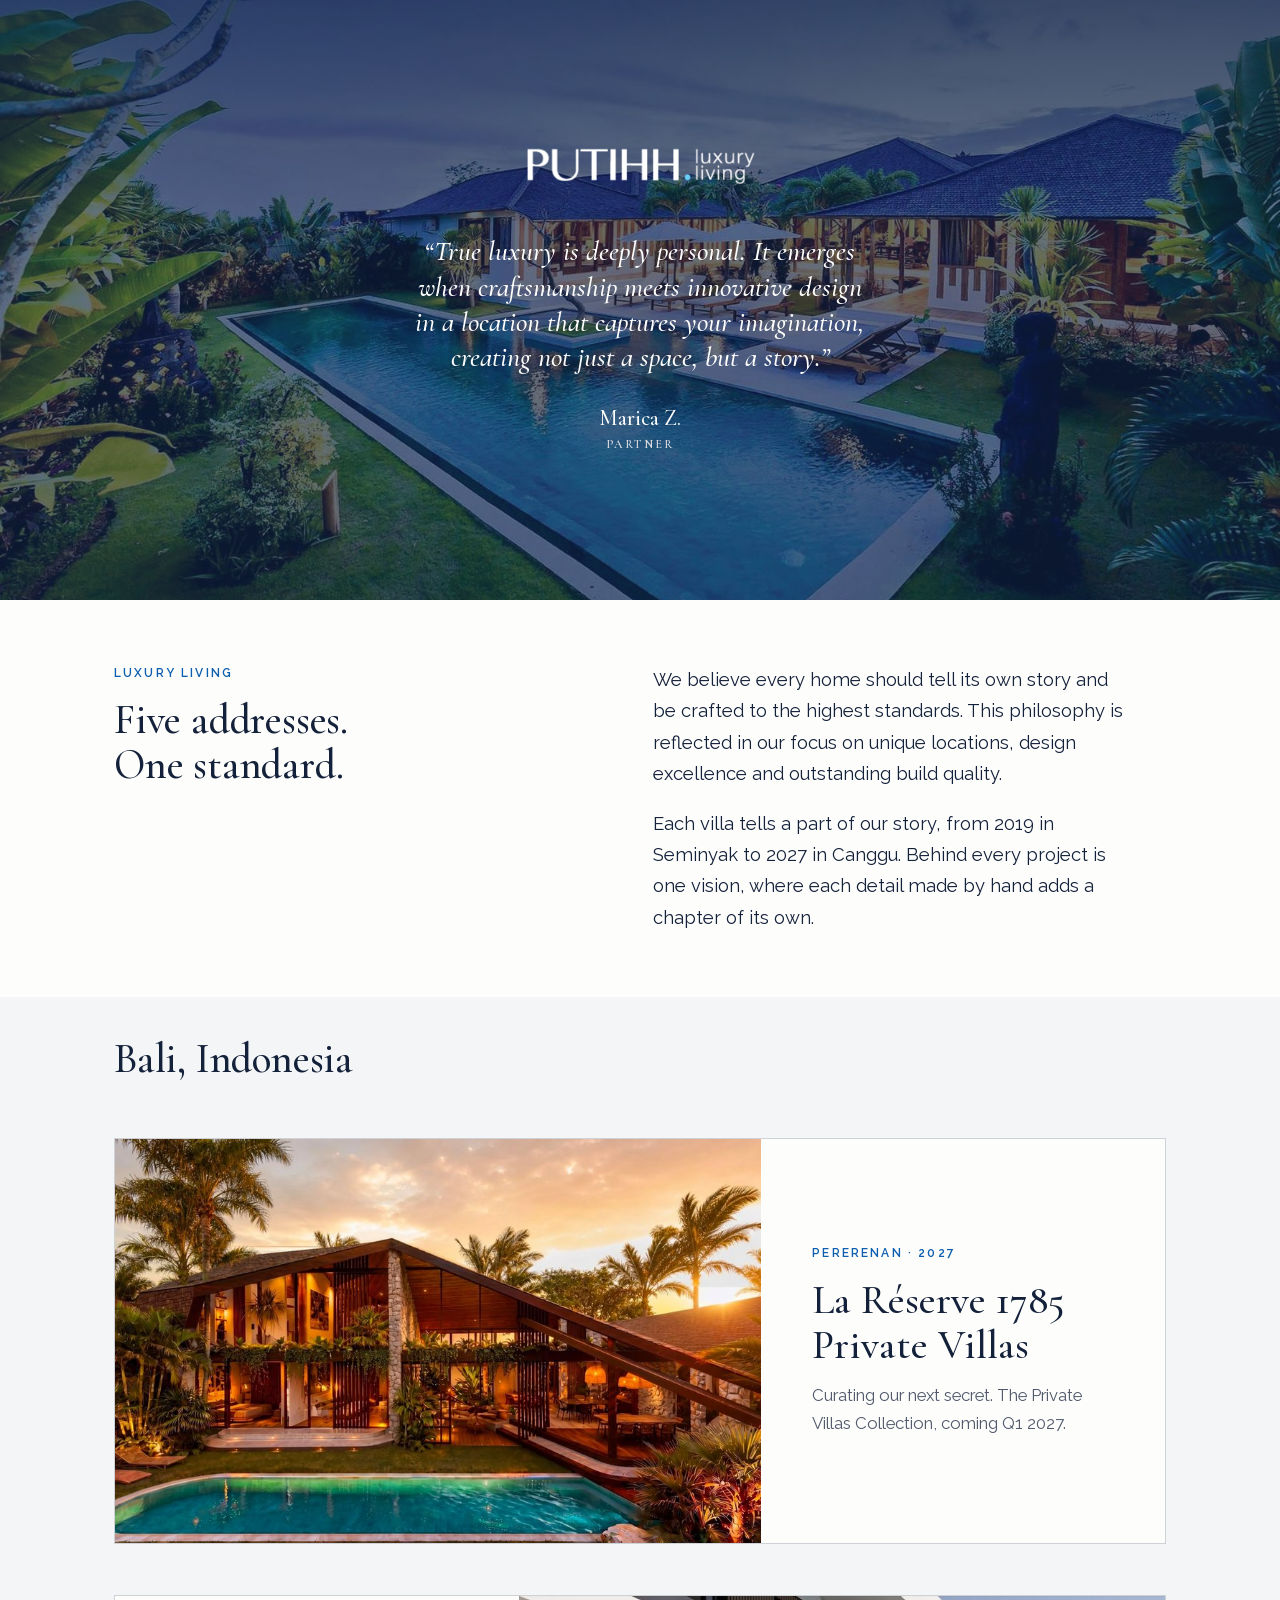
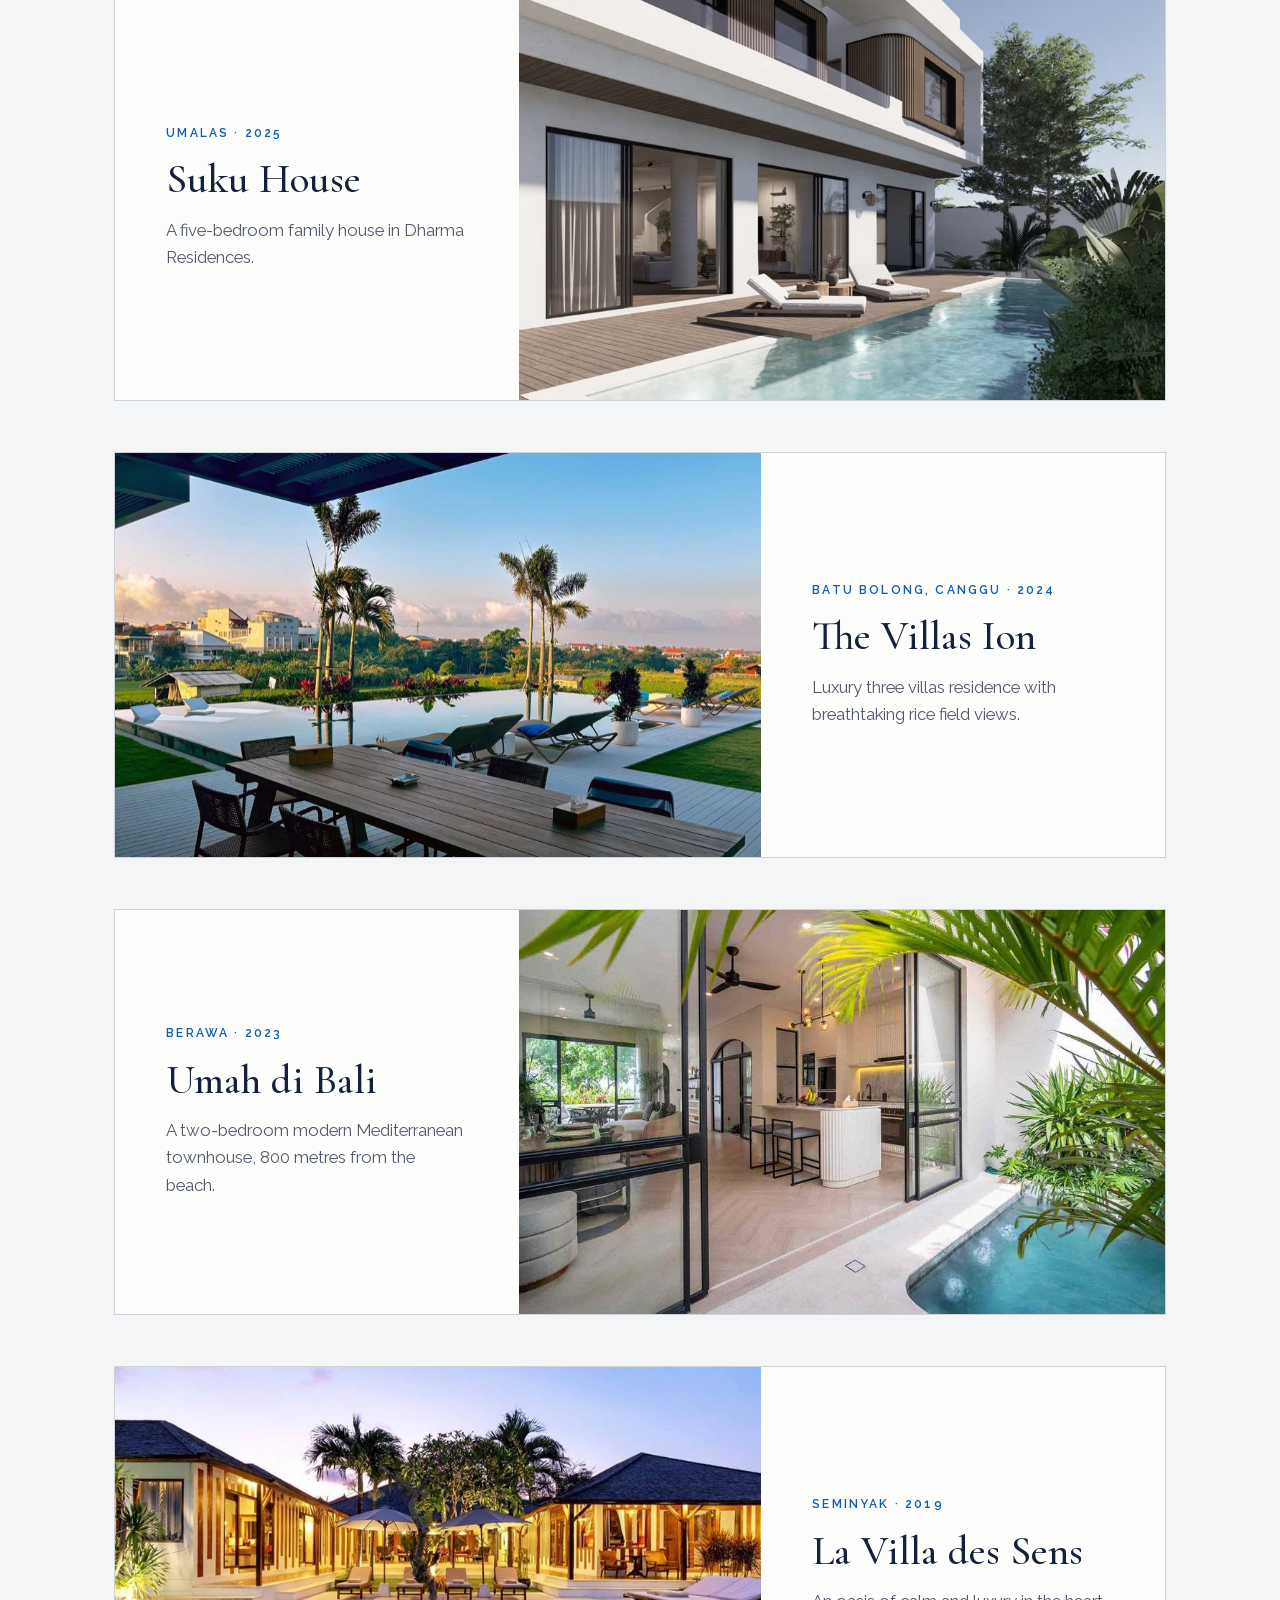
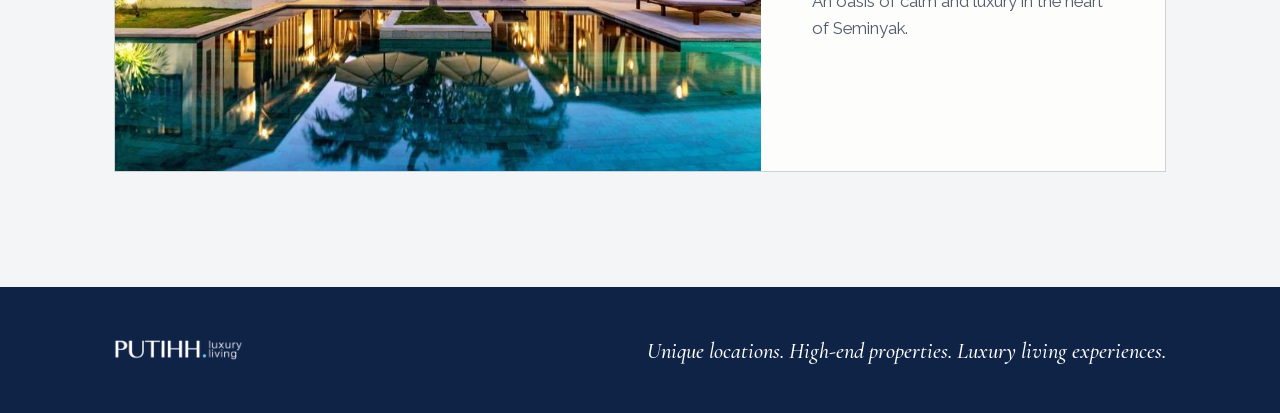
<file: index.html>
<!doctype html>
<html lang="en">
<head>
<meta charset="utf-8">
<meta name="viewport" content="width=device-width, initial-scale=1">
<meta name="robots" content="noindex, nofollow">
<title>Putihh Luxury Living</title>
<meta name="description" content="Five residential projects in Bali, from the Zed Capital portfolio.">
<link rel="icon" href="assets/favicon.svg" type="image/svg+xml">
<link rel="icon" href="assets/favicon-32.png" type="image/png" sizes="32x32">
<link rel="apple-touch-icon" href="assets/apple-touch-icon.png">
<meta name="theme-color" content="#0F2347">
<link rel="stylesheet" href="assets/style.css">
</head>
<body>

<!-- S4 design philosophy is the cover: the house photograph with the quote. The P1 lead-in is dropped here (too long for the first screen). Quote verbatim; attribution per Draper. -->
<header class="cover" data-slot="S4">
  <div class="wrap">
    <!-- S1 masthead: Putihh Luxury Living logo, part of the cover group (Stephane). -->
    <div class="mark" data-slot="S1">
      <img class="logo" src="assets/img/putihh-logo-white.png" alt="Putihh Luxury Living" width="300" height="48">
    </div>
    <blockquote>
      <p>&ldquo;True luxury is deeply personal. It emerges when craftsmanship meets innovative design in a location that captures your imagination, creating not just a space, but a story.&rdquo;</p>
      <cite><span class="name">Marica Z.</span><span class="label role">Partner</span></cite>
    </blockquote>
  </div>
</header>

<main>
<section class="section intro">
  <div class="wrap">
    <!-- S2 hero headline plus kicker. Draper H1. -->
    <div data-slot="S2">
      <p class="label kick">Luxury living</p>
      <h1>Five addresses. One standard.</h1>
    </div>
    <!-- S3 intro. Stephane's own text: the live site paragraph, then his second paragraph. -->
    <div class="text" data-slot="S3">
      <p>We believe every home should tell its own story and be crafted to the highest standards. This philosophy is reflected in our focus on unique locations, design excellence and outstanding build quality.</p>
      <p>Each villa tells a part of our story, from 2019 in Seminyak to 2027 in Canggu. Behind every project is one vision, where each detail made by hand adds a chapter of its own.</p>
    </div>
  </div>
</section>

<!-- S5 portfolio heading and five cards: name, location, descriptor. Heading is Stephane's choice, not Draper's. Status/year dropped. -->
<section class="section portfolio" data-slot="S5">
  <div class="wrap">
    <div class="head"><h2>Bali, Indonesia</h2></div>
    <div class="cards">
      <a class="card" href="project-la-reserve-1785.html">
        <div class="pic"><img src="assets/img/lr-card.jpg" alt="La Réserve 1785 Private Villas, Pererenan" width="1000" height="562" loading="lazy"></div>
        <div class="info">
          <span class="label loc">Pererenan &middot; 2027</span>
          <h3>La Réserve 1785 Private Villas</h3>
          <p class="desc">Curating our next secret. The Private Villas Collection, coming Q1 2027.</p>
        </div>
      </a>
      <a class="card" href="project-suku-house.html">
        <div class="pic"><img src="assets/img/card-suku.jpg" alt="Suku House, Umalas" width="1000" height="563" loading="lazy"></div>
        <div class="info">
          <span class="label loc">Umalas &middot; 2025</span>
          <h3>Suku House</h3>
          <p class="desc">A five-bedroom family house in Dharma Residences.</p>
        </div>
      </a>
      <a class="card" href="project-villas-ion.html">
        <div class="pic"><img src="assets/img/card-ion.jpg" alt="The Villas Ion, Batu Bolong, Canggu" width="1000" height="563" loading="lazy"></div>
        <div class="info">
          <span class="label loc">Batu Bolong, Canggu &middot; 2024</span>
          <h3>The Villas Ion</h3>
          <p class="desc">Luxury three villas residence with breathtaking rice field views.</p>
        </div>
      </a>
      <a class="card" href="project-umah-di-bali.html">
        <div class="pic"><img src="assets/img/card-umah.jpg" alt="Umah di Bali, Berawa" width="1000" height="563" loading="lazy"></div>
        <div class="info">
          <span class="label loc">Berawa &middot; 2023</span>
          <h3>Umah di Bali</h3>
          <p class="desc">A two-bedroom modern Mediterranean townhouse, 800 metres from the beach.</p>
        </div>
      </a>
      <a class="card" href="project-la-villa-des-sens.html">
        <div class="pic"><img src="assets/img/card-lvds.jpg" alt="La Villa des Sens, Seminyak" width="1000" height="563" loading="lazy"></div>
        <div class="info">
          <span class="label loc">Seminyak &middot; 2019</span>
          <h3>La Villa des Sens</h3>
          <p class="desc">An oasis of calm and luxury in the heart of Seminyak.</p>
        </div>
      </a>
    </div>
  </div>
</section>
</main>

<!-- S7 footer: sign-off line and copyright. No contact. Draper F1. -->
<footer data-slot="S7">
  <div class="wrap">
    <img class="flogo" src="assets/img/putihh-logo-white.png" alt="Putihh Luxury Living" width="300" height="48">
    <p class="sign"><span>Unique locations.</span> <span>High-end properties.</span> <span>Luxury living experiences.</span></p>
  </div>
</footer>

</body>
</html>
</file>
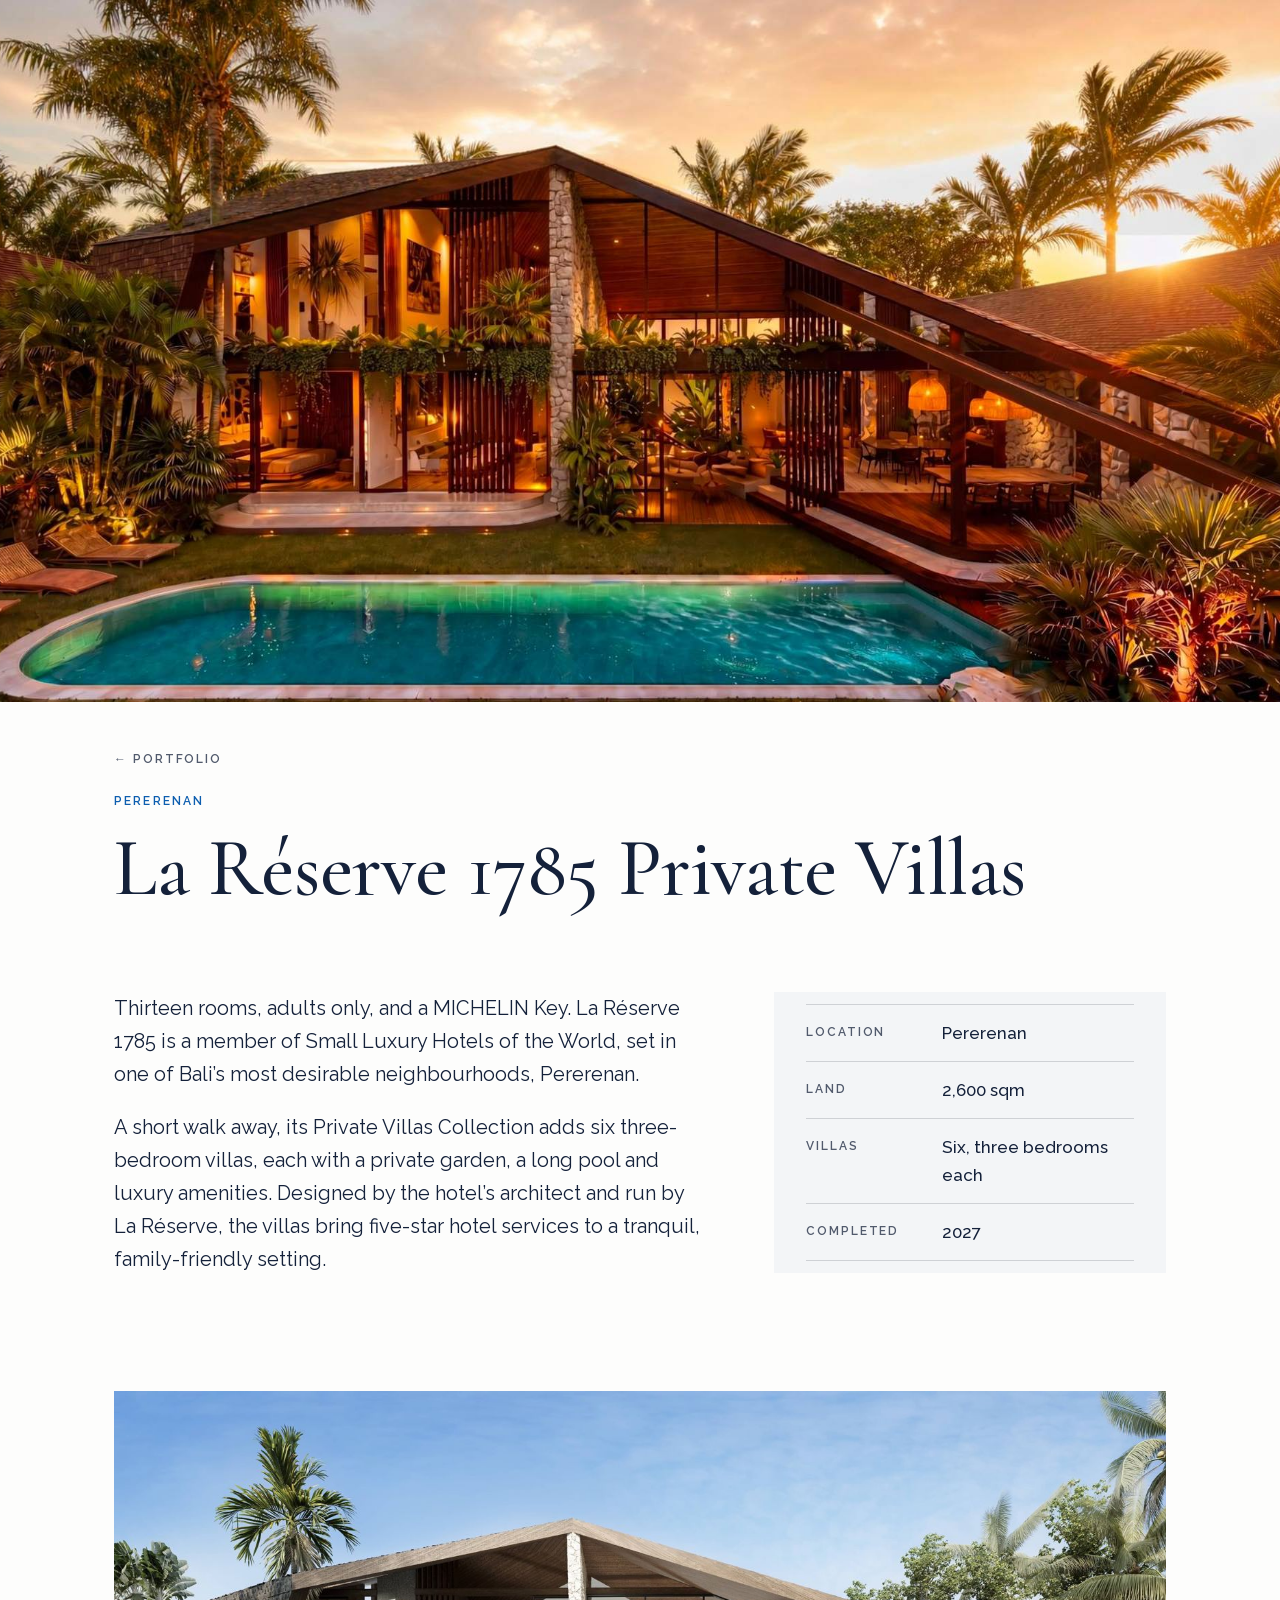
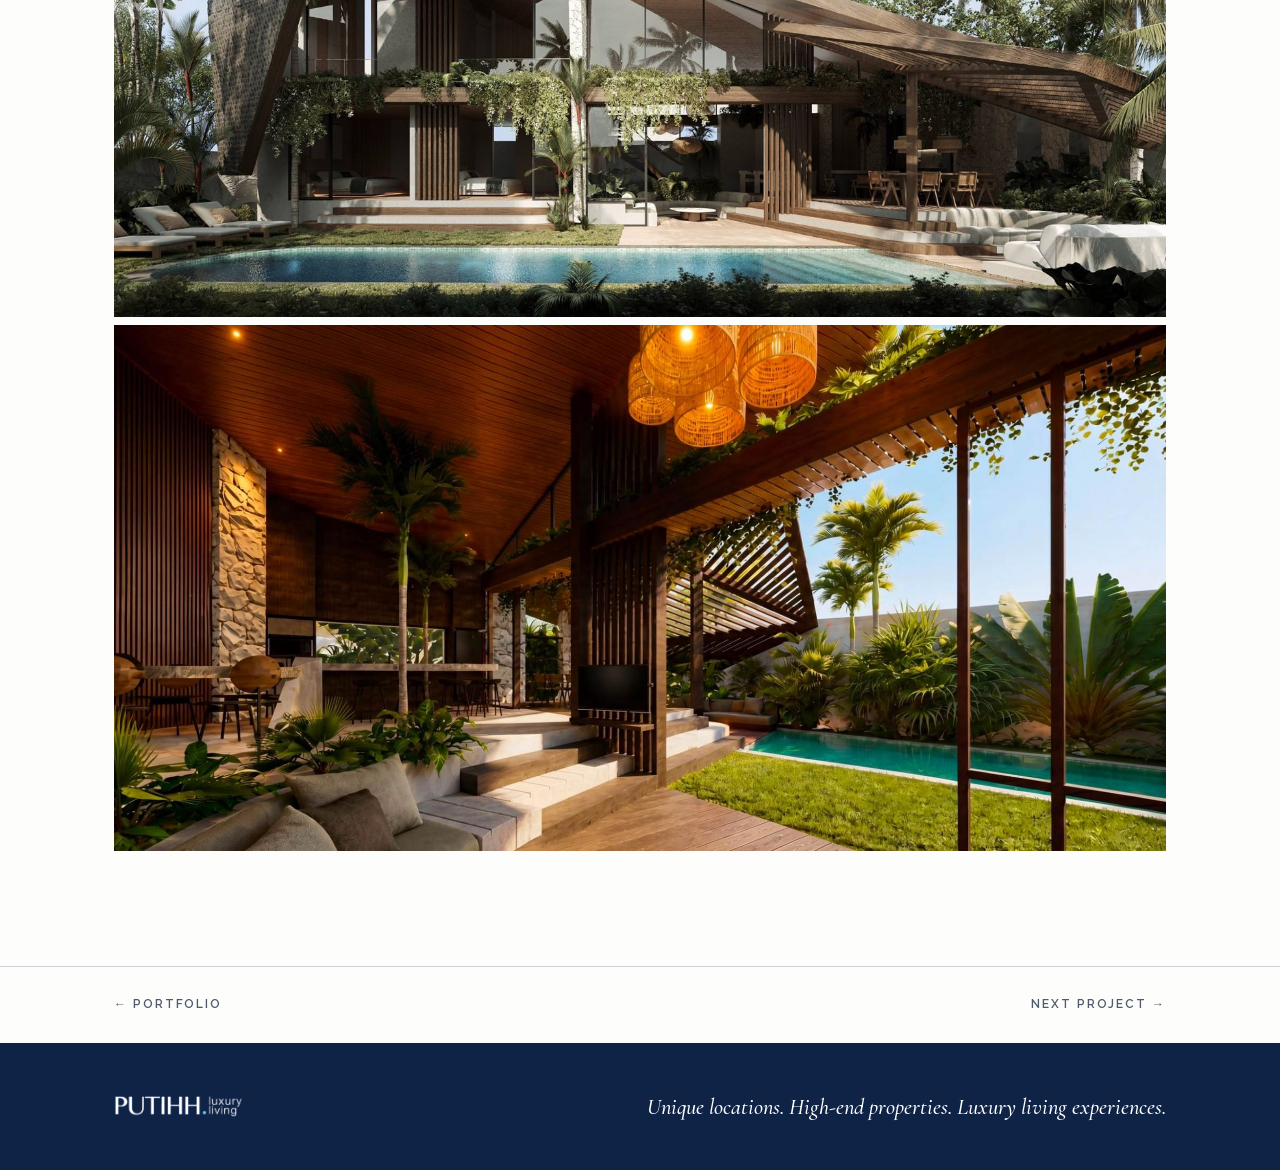
<file: project-la-reserve-1785.html>
<!doctype html>
<html lang="en">
<head>
<meta charset="utf-8">
<meta name="viewport" content="width=device-width, initial-scale=1">
<meta name="robots" content="noindex, nofollow">
<title>La Réserve 1785 Private Villas · Putihh Luxury Living</title>
<meta name="description" content="Five residential projects in Bali, from the Zed Capital portfolio.">
<link rel="icon" href="assets/favicon.svg" type="image/svg+xml">
<link rel="icon" href="assets/favicon-32.png" type="image/png" sizes="32x32">
<link rel="apple-touch-icon" href="assets/apple-touch-icon.png">
<meta name="theme-color" content="#0F2347">
<link rel="stylesheet" href="assets/style.css">
</head>
<body>

<header class="hero">
  <div class="hero-media">
    <img src="assets/img/lr-hero.jpg" alt="La Réserve 1785 Private Villas, Pererenan" width="1800" height="953">
  </div>
  <div class="wrap title-block">
    <a class="back" href="index.html">&larr; Portfolio</a>
    <p class="label">Pererenan</p>
    <h1>La Réserve 1785 Private Villas</h1>
  </div>
</header>

<main>
<!-- S6 project page: paragraph, fact rows, gallery. Draper copy. -->
<section class="villa" data-slot="S6">
  <div class="wrap">
    <div class="body" data-part="paragraph">
      <p>Thirteen rooms, adults only, and a MICHELIN Key. La R&eacute;serve 1785 is a member of Small Luxury Hotels of the World, set in one of Bali’s most desirable neighbourhoods, Pererenan.</p>
      <p>A short walk away, its Private Villas Collection adds six three-bedroom villas, each with a private garden, a long pool and luxury amenities. Designed by the hotel’s architect and run by La R&eacute;serve, the villas bring five-star hotel services to a tranquil, family-friendly setting.</p>
    </div>
    <div class="facts" data-part="facts">
      <dl>
        <div class="row"><dt>Location</dt><dd>Pererenan</dd></div>
        <div class="row"><dt>Land</dt><dd>2,600 sqm</dd></div>
        <div class="row"><dt>Villas</dt><dd>Six, three bedrooms each</dd></div>
        <div class="row"><dt>Completed</dt><dd>2027</dd></div>
      </dl>
    </div>
  </div>
</section>

<section class="section gallery" data-slot="S6" data-part="gallery" aria-label="Photographs">
  <div class="wrap">
    <div class="grid stack">
      <figure><img src="assets/img/lr-gallery-1.jpg" alt="The private villas, daylight exterior with timber pitched roof and pool" width="1600" height="768" loading="lazy"></figure>
      <figure><img src="assets/img/lr-gallery-2.jpg" alt="The living pavilion with rattan pendants, stone wall, garden and pool" width="1984" height="992" loading="lazy"></figure>
    </div>
  </div>
</section>
</main>

<nav class="pn" aria-label="Projects">
  <div class="wrap">
    <a href="index.html">&larr; Portfolio</a>
    <a href="project-suku-house.html">Next project &rarr;</a>
  </div>
</nav>

<!-- S7 footer: sign-off line and copyright. No contact. Draper F1. -->
<footer data-slot="S7">
  <div class="wrap">
    <img class="flogo" src="assets/img/putihh-logo-white.png" alt="Putihh Luxury Living" width="300" height="48">
    <p class="sign"><span>Unique locations.</span> <span>High-end properties.</span> <span>Luxury living experiences.</span></p>
  </div>
</footer>

<script src="assets/lightbox.js"></script>
</body>
</html>
</file>
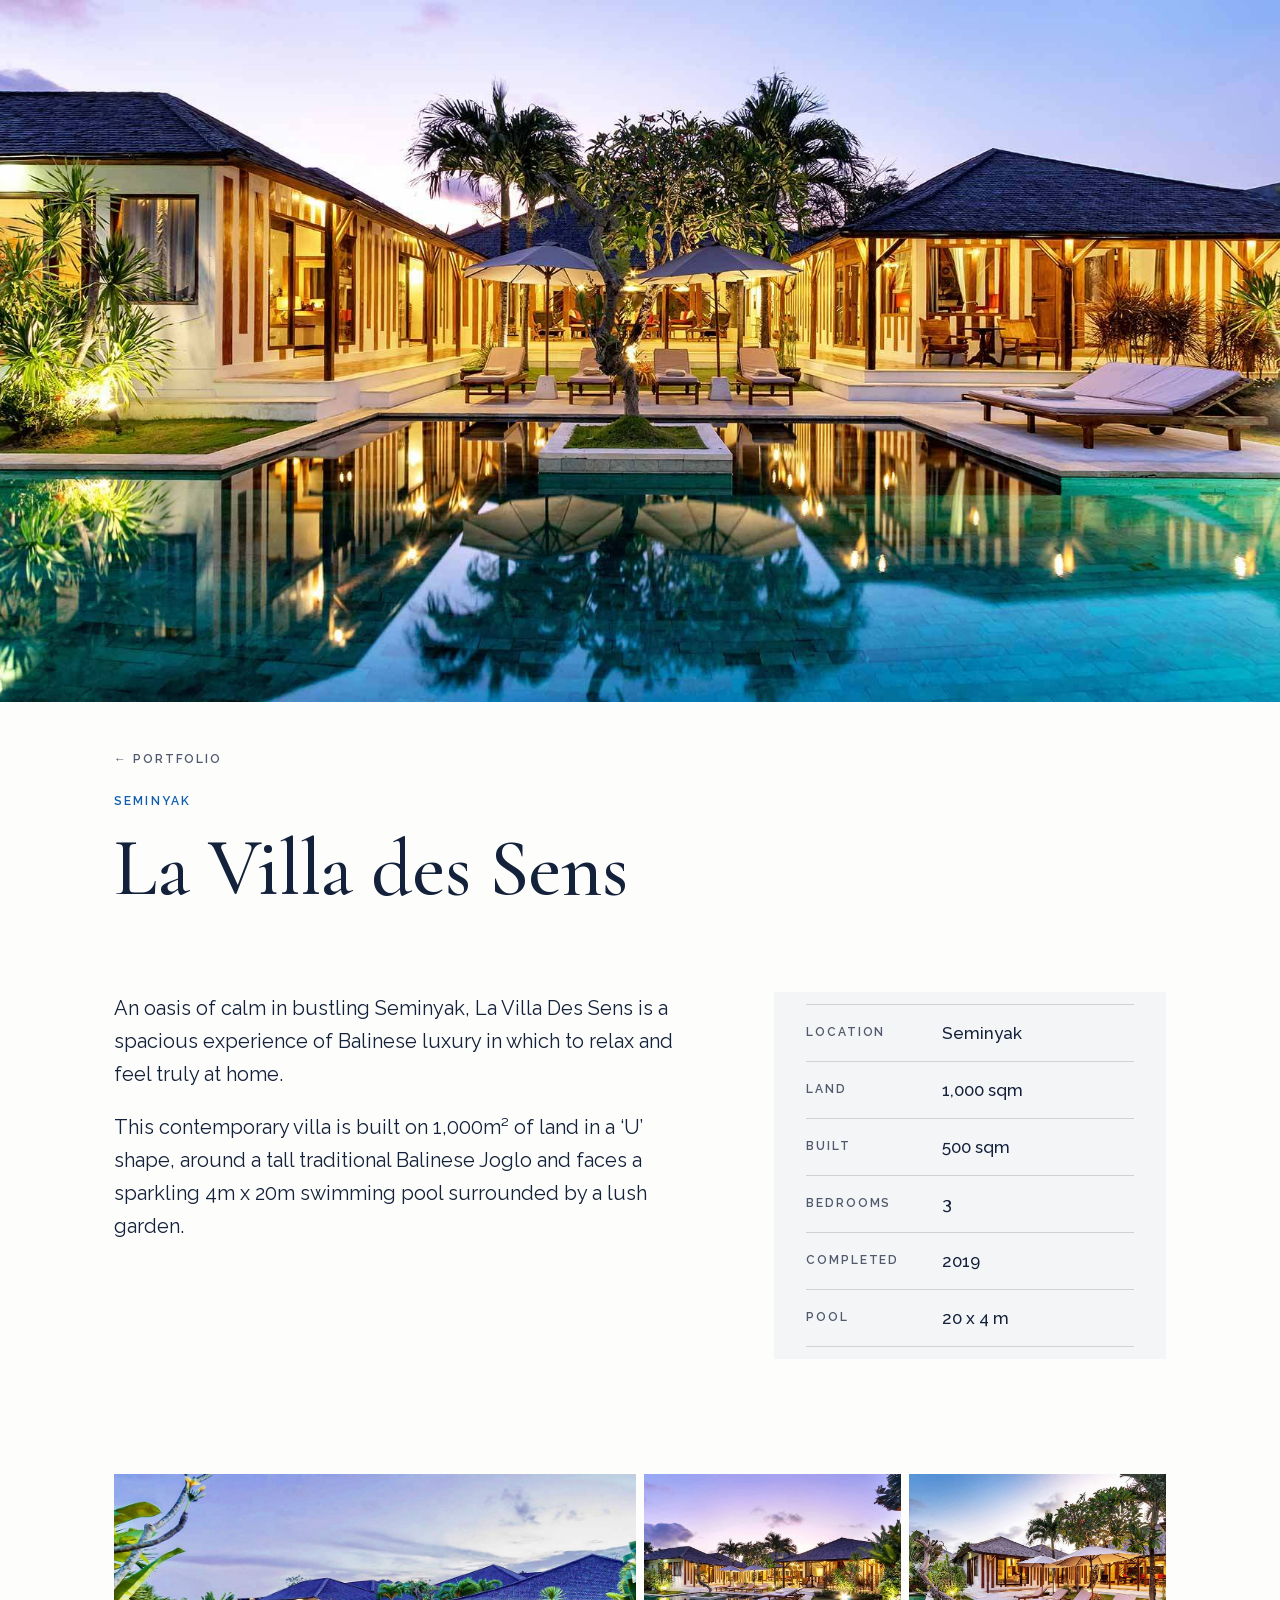
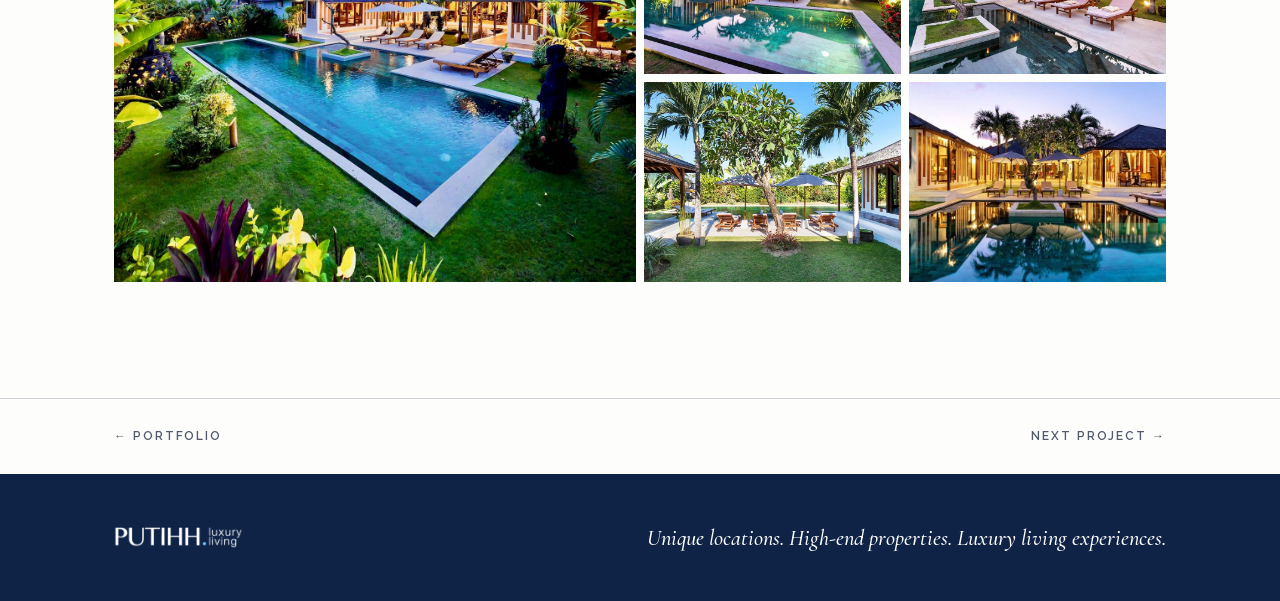
<file: project-la-villa-des-sens.html>
<!doctype html>
<html lang="en">
<head>
<meta charset="utf-8">
<meta name="viewport" content="width=device-width, initial-scale=1">
<meta name="robots" content="noindex, nofollow">
<title>La Villa des Sens · Putihh Luxury Living</title>
<meta name="description" content="Five residential projects in Bali, from the Zed Capital portfolio.">
<link rel="icon" href="assets/favicon.svg" type="image/svg+xml">
<link rel="icon" href="assets/favicon-32.png" type="image/png" sizes="32x32">
<link rel="apple-touch-icon" href="assets/apple-touch-icon.png">
<meta name="theme-color" content="#0F2347">
<link rel="stylesheet" href="assets/style.css">
</head>
<body>

<header class="hero">
  <div class="hero-media">
    <img src="assets/img/lvds-hero.jpg" alt="La Villa des Sens, Seminyak" width="1800" height="1100">
  </div>
  <div class="wrap title-block">
    <a class="back" href="index.html">&larr; Portfolio</a>
    <p class="label">Seminyak</p>
    <h1>La Villa des Sens</h1>
  </div>
</header>

<main>
<!-- S6 project page: paragraph, fact rows, gallery. Draper copy. -->
<section class="villa" data-slot="S6">
  <div class="wrap">
    <div class="body" data-part="paragraph">
      <p>An oasis of calm in bustling Seminyak, La Villa Des Sens is a spacious experience of Balinese luxury in which to relax and feel truly at home.</p>
      <p>This contemporary villa is built on 1,000m² of land in a ‘U’ shape, around a tall traditional Balinese Joglo and faces a sparkling 4m x 20m swimming pool surrounded by a lush garden.</p>
    </div>
    <div class="facts" data-part="facts">
      <dl>
        <div class="row"><dt>Location</dt><dd>Seminyak</dd></div>
        <div class="row"><dt>Land</dt><dd>1,000 sqm</dd></div>
        <div class="row"><dt>Built</dt><dd>500 sqm</dd></div>
        <div class="row"><dt>Bedrooms</dt><dd>3</dd></div>
        <div class="row"><dt>Completed</dt><dd>2019</dd></div>
        <div class="row"><dt>Pool</dt><dd>20 x 4 m</dd></div>
      </dl>
    </div>
  </div>
</section>

<section class="section gallery" data-slot="S6" data-part="gallery" aria-label="Photographs">
  <div class="wrap">
    <div class="grid">
      <figure><img src="assets/img/lvds-1.jpg" alt="La Villa des Sens, Seminyak" width="1800" height="1100" loading="lazy"></figure>
      <figure><img src="assets/img/lvds-2.jpg" alt="La Villa des Sens, Seminyak" width="1800" height="1100" loading="lazy"></figure>
      <figure><img src="assets/img/lvds-3.jpg" alt="La Villa des Sens, Seminyak" width="1800" height="1100" loading="lazy"></figure>
      <figure><img src="assets/img/lvds-4.jpg" alt="La Villa des Sens, Seminyak" width="1800" height="1100" loading="lazy"></figure>
      <figure><img src="assets/img/card-lvds.jpg" alt="La Villa des Sens, Seminyak" width="1800" height="1100" loading="lazy"></figure>
    </div>
  </div>
</section>
</main>

<nav class="pn" aria-label="Projects">
  <div class="wrap">
    <a href="index.html">&larr; Portfolio</a>
    <a href="project-la-reserve-1785.html">Next project &rarr;</a>
  </div>
</nav>

<!-- S7 footer: sign-off line and copyright. No contact. Draper F1. -->
<footer data-slot="S7">
  <div class="wrap">
    <img class="flogo" src="assets/img/putihh-logo-white.png" alt="Putihh Luxury Living" width="300" height="48">
    <p class="sign"><span>Unique locations.</span> <span>High-end properties.</span> <span>Luxury living experiences.</span></p>
  </div>
</footer>

<script src="assets/lightbox.js"></script>
</body>
</html>
</file>
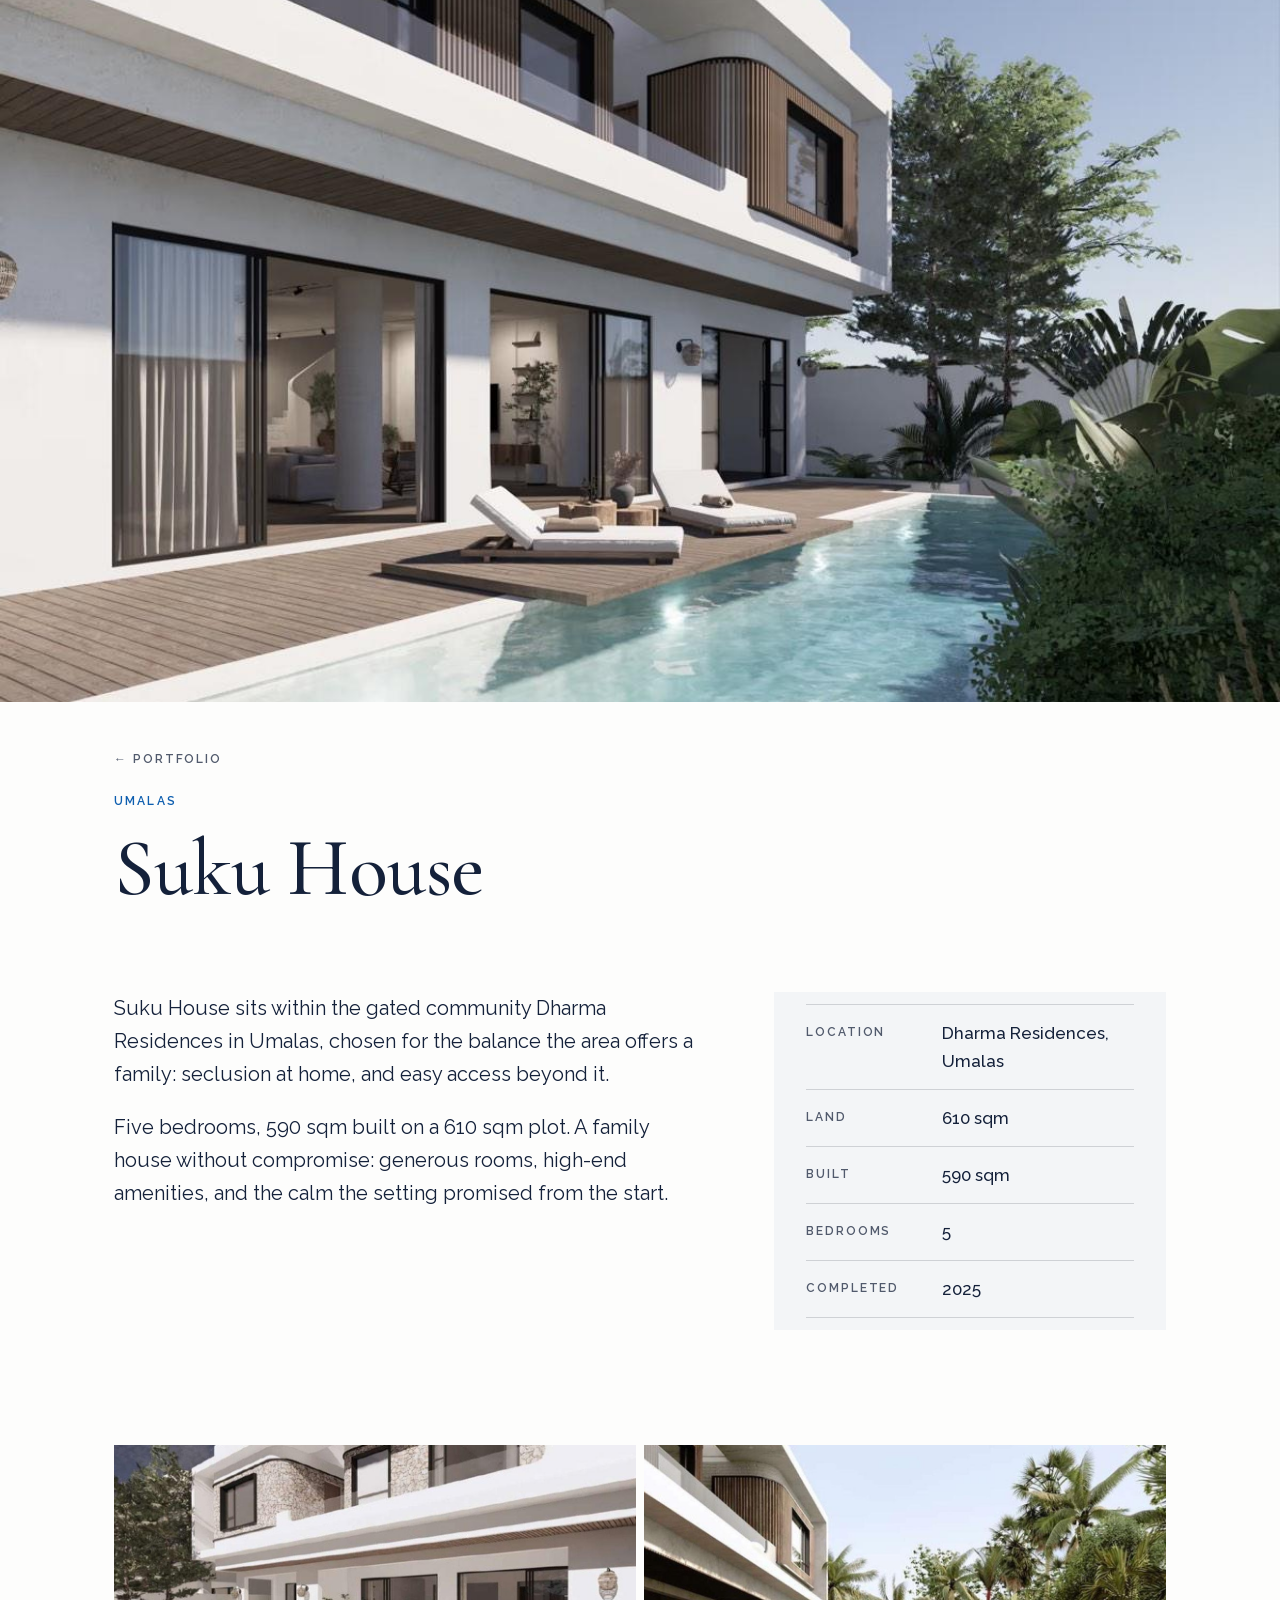
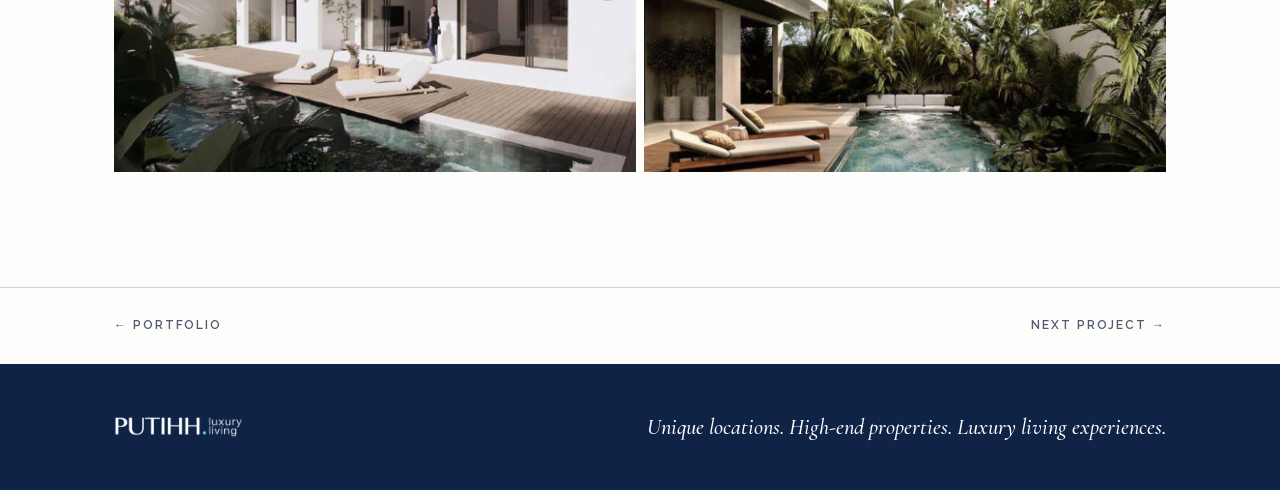
<file: project-suku-house.html>
<!doctype html>
<html lang="en">
<head>
<meta charset="utf-8">
<meta name="viewport" content="width=device-width, initial-scale=1">
<meta name="robots" content="noindex, nofollow">
<title>Suku House · Putihh Luxury Living</title>
<meta name="description" content="Five residential projects in Bali, from the Zed Capital portfolio.">
<link rel="icon" href="assets/favicon.svg" type="image/svg+xml">
<link rel="icon" href="assets/favicon-32.png" type="image/png" sizes="32x32">
<link rel="apple-touch-icon" href="assets/apple-touch-icon.png">
<meta name="theme-color" content="#0F2347">
<link rel="stylesheet" href="assets/style.css">
</head>
<body>

<header class="hero">
  <div class="hero-media">
    <img src="assets/img/suku-0.jpg" alt="Suku House, Umalas" width="1800" height="1100">
  </div>
  <div class="wrap title-block">
    <a class="back" href="index.html">&larr; Portfolio</a>
    <p class="label">Umalas</p>
    <h1>Suku House</h1>
  </div>
</header>

<main>
<!-- S6 project page: paragraph, fact rows, gallery. Draper copy. -->
<section class="villa" data-slot="S6">
  <div class="wrap">
    <div class="body" data-part="paragraph">
      <p>Suku House sits within the gated community Dharma Residences in Umalas, chosen for the balance the area offers a family: seclusion at home, and easy access beyond it.</p>
      <p>Five bedrooms, 590 sqm built on a 610 sqm plot. A family house without compromise: generous rooms, high-end amenities, and the calm the setting promised from the start.</p>
    </div>
    <div class="facts" data-part="facts">
      <dl>
        <div class="row"><dt>Location</dt><dd>Dharma Residences, Umalas</dd></div>
        <div class="row"><dt>Land</dt><dd>610 sqm</dd></div>
        <div class="row"><dt>Built</dt><dd>590 sqm</dd></div>
        <div class="row"><dt>Bedrooms</dt><dd>5</dd></div>
        <div class="row"><dt>Completed</dt><dd>2025</dd></div>
      </dl>
    </div>
  </div>
</section>

<section class="section gallery" data-slot="S6" data-part="gallery" aria-label="Photographs">
  <div class="wrap">
    <div class="grid even">
      <figure><img src="assets/img/suku-1.jpg" alt="Suku House, Umalas" width="1800" height="1100" loading="lazy"></figure>
      <figure><img src="assets/img/suku-2.jpg" alt="Suku House, Umalas" width="1800" height="1100" loading="lazy"></figure>
    </div>
  </div>
</section>
</main>

<nav class="pn" aria-label="Projects">
  <div class="wrap">
    <a href="index.html">&larr; Portfolio</a>
    <a href="project-villas-ion.html">Next project &rarr;</a>
  </div>
</nav>

<!-- S7 footer: sign-off line and copyright. No contact. Draper F1. -->
<footer data-slot="S7">
  <div class="wrap">
    <img class="flogo" src="assets/img/putihh-logo-white.png" alt="Putihh Luxury Living" width="300" height="48">
    <p class="sign"><span>Unique locations.</span> <span>High-end properties.</span> <span>Luxury living experiences.</span></p>
  </div>
</footer>

<script src="assets/lightbox.js"></script>
</body>
</html>
</file>
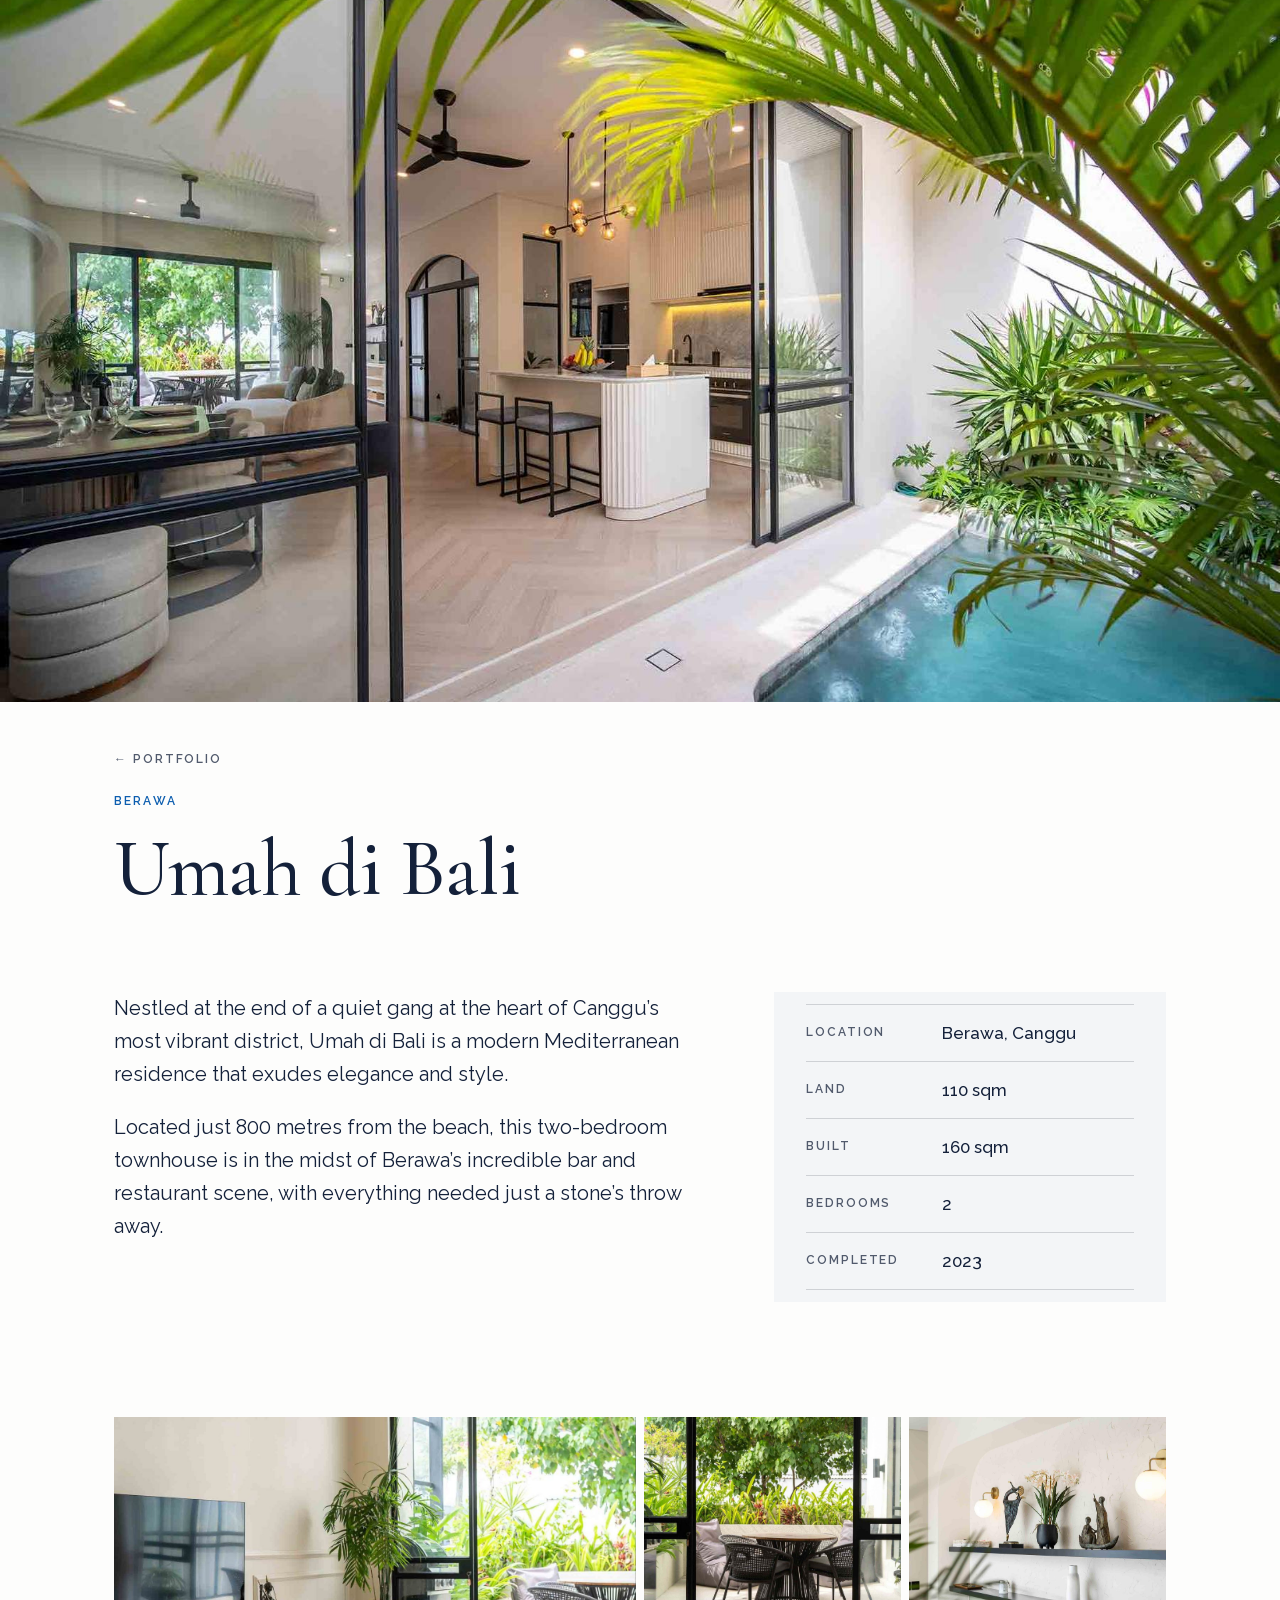
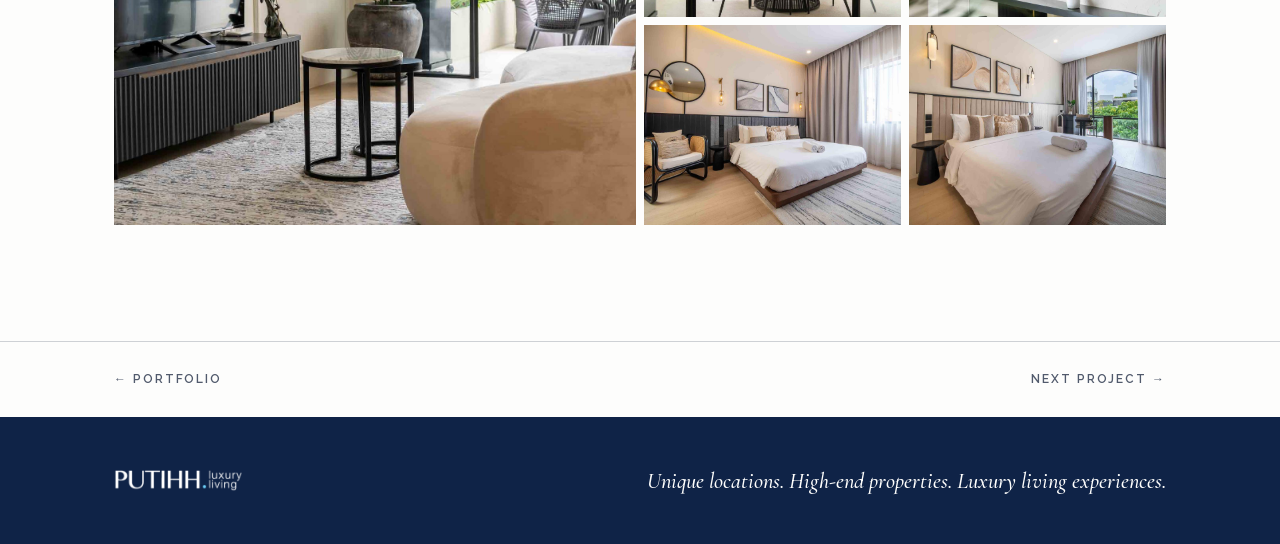
<file: project-umah-di-bali.html>
<!doctype html>
<html lang="en">
<head>
<meta charset="utf-8">
<meta name="viewport" content="width=device-width, initial-scale=1">
<meta name="robots" content="noindex, nofollow">
<title>Umah di Bali · Putihh Luxury Living</title>
<meta name="description" content="Five residential projects in Bali, from the Zed Capital portfolio.">
<link rel="icon" href="assets/favicon.svg" type="image/svg+xml">
<link rel="icon" href="assets/favicon-32.png" type="image/png" sizes="32x32">
<link rel="apple-touch-icon" href="assets/apple-touch-icon.png">
<meta name="theme-color" content="#0F2347">
<link rel="stylesheet" href="assets/style.css">
</head>
<body>

<header class="hero">
  <div class="hero-media">
    <img src="assets/img/umah-0.jpg" alt="Umah di Bali, Berawa" width="1800" height="1100">
  </div>
  <div class="wrap title-block">
    <a class="back" href="index.html">&larr; Portfolio</a>
    <p class="label">Berawa</p>
    <h1>Umah di Bali</h1>
  </div>
</header>

<main>
<!-- S6 project page: paragraph, fact rows, gallery. Draper copy. -->
<section class="villa" data-slot="S6">
  <div class="wrap">
    <div class="body" data-part="paragraph">
      <p>Nestled at the end of a quiet gang at the heart of Canggu’s most vibrant district, Umah di Bali is a modern Mediterranean residence that exudes elegance and style.</p>
      <p>Located just 800 metres from the beach, this two-bedroom townhouse is in the midst of Berawa’s incredible bar and restaurant scene, with everything needed just a stone’s throw away.</p>
    </div>
    <div class="facts" data-part="facts">
      <dl>
        <div class="row"><dt>Location</dt><dd>Berawa, Canggu</dd></div>
        <div class="row"><dt>Land</dt><dd>110 sqm</dd></div>
        <div class="row"><dt>Built</dt><dd>160 sqm</dd></div>
        <div class="row"><dt>Bedrooms</dt><dd>2</dd></div>
        <div class="row"><dt>Completed</dt><dd>2023</dd></div>
      </dl>
    </div>
  </div>
</section>

<section class="section gallery" data-slot="S6" data-part="gallery" aria-label="Photographs">
  <div class="wrap">
    <div class="grid">
      <figure><img src="assets/img/umah-1.jpg" alt="Umah di Bali, Berawa" width="1800" height="1100" loading="lazy"></figure>
      <figure><img src="assets/img/umah-2.jpg" alt="Umah di Bali, Berawa" width="1800" height="1100" loading="lazy"></figure>
      <figure><img src="assets/img/umah-3.jpg" alt="Umah di Bali, Berawa" width="1800" height="1100" loading="lazy"></figure>
      <figure><img src="assets/img/umah-4.jpg" alt="Umah di Bali, Berawa" width="1800" height="1100" loading="lazy"></figure>
      <figure><img src="assets/img/umah-5.jpg" alt="Umah di Bali, Berawa" width="1800" height="1100" loading="lazy"></figure>
    </div>
  </div>
</section>
</main>

<nav class="pn" aria-label="Projects">
  <div class="wrap">
    <a href="index.html">&larr; Portfolio</a>
    <a href="project-la-villa-des-sens.html">Next project &rarr;</a>
  </div>
</nav>

<!-- S7 footer: sign-off line and copyright. No contact. Draper F1. -->
<footer data-slot="S7">
  <div class="wrap">
    <img class="flogo" src="assets/img/putihh-logo-white.png" alt="Putihh Luxury Living" width="300" height="48">
    <p class="sign"><span>Unique locations.</span> <span>High-end properties.</span> <span>Luxury living experiences.</span></p>
  </div>
</footer>

<script src="assets/lightbox.js"></script>
</body>
</html>
</file>
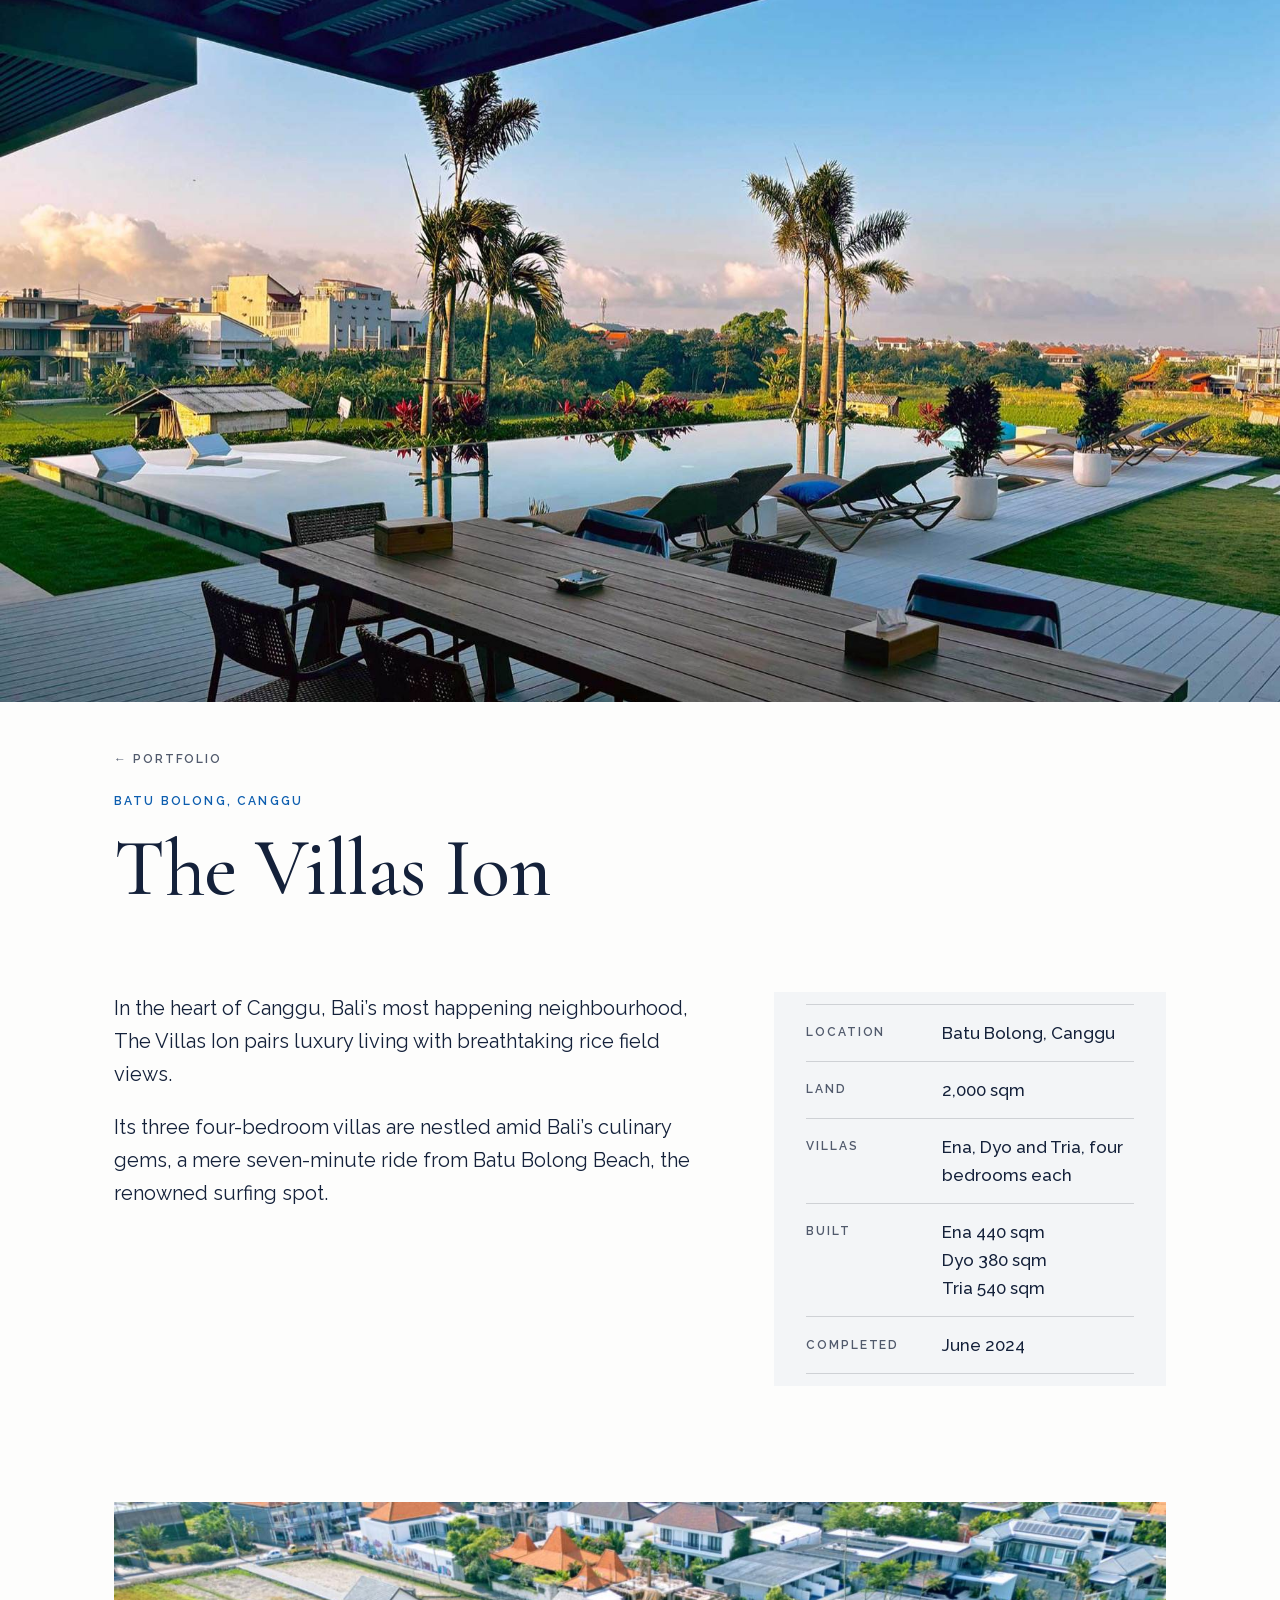
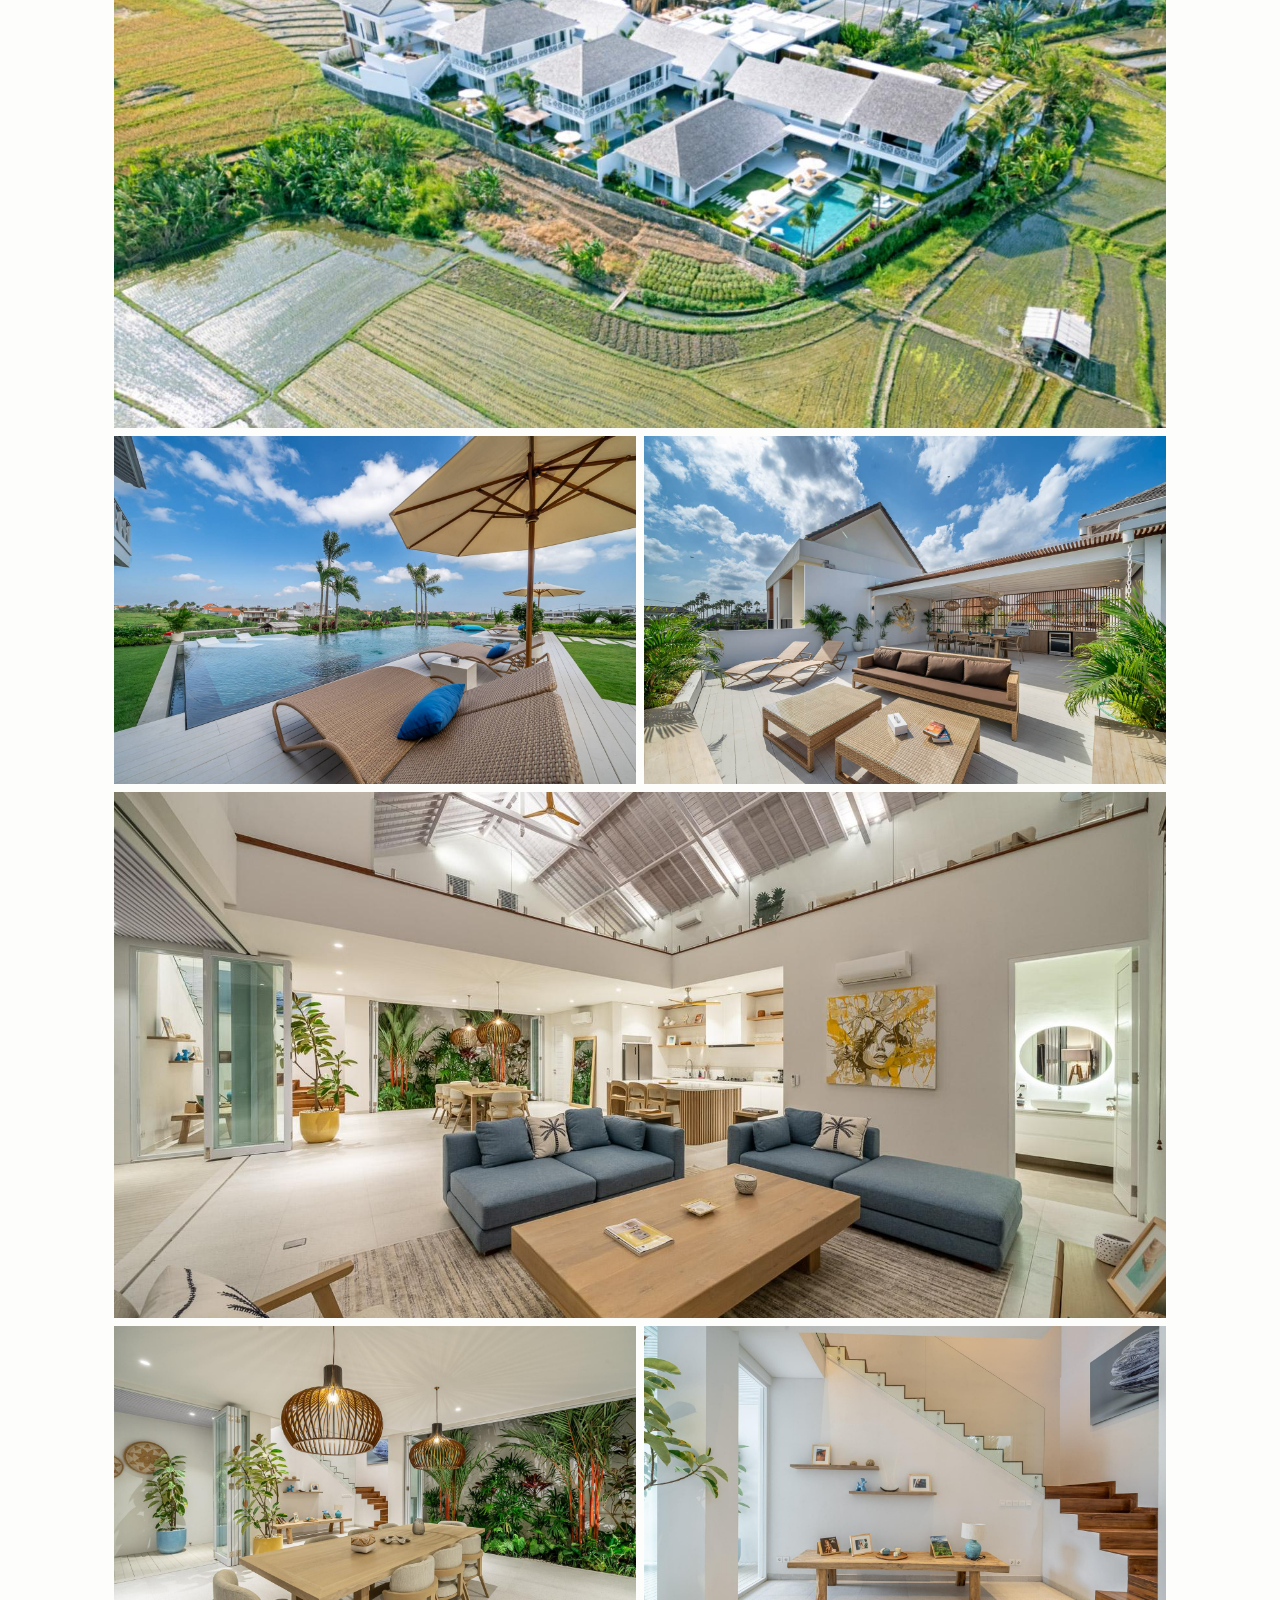
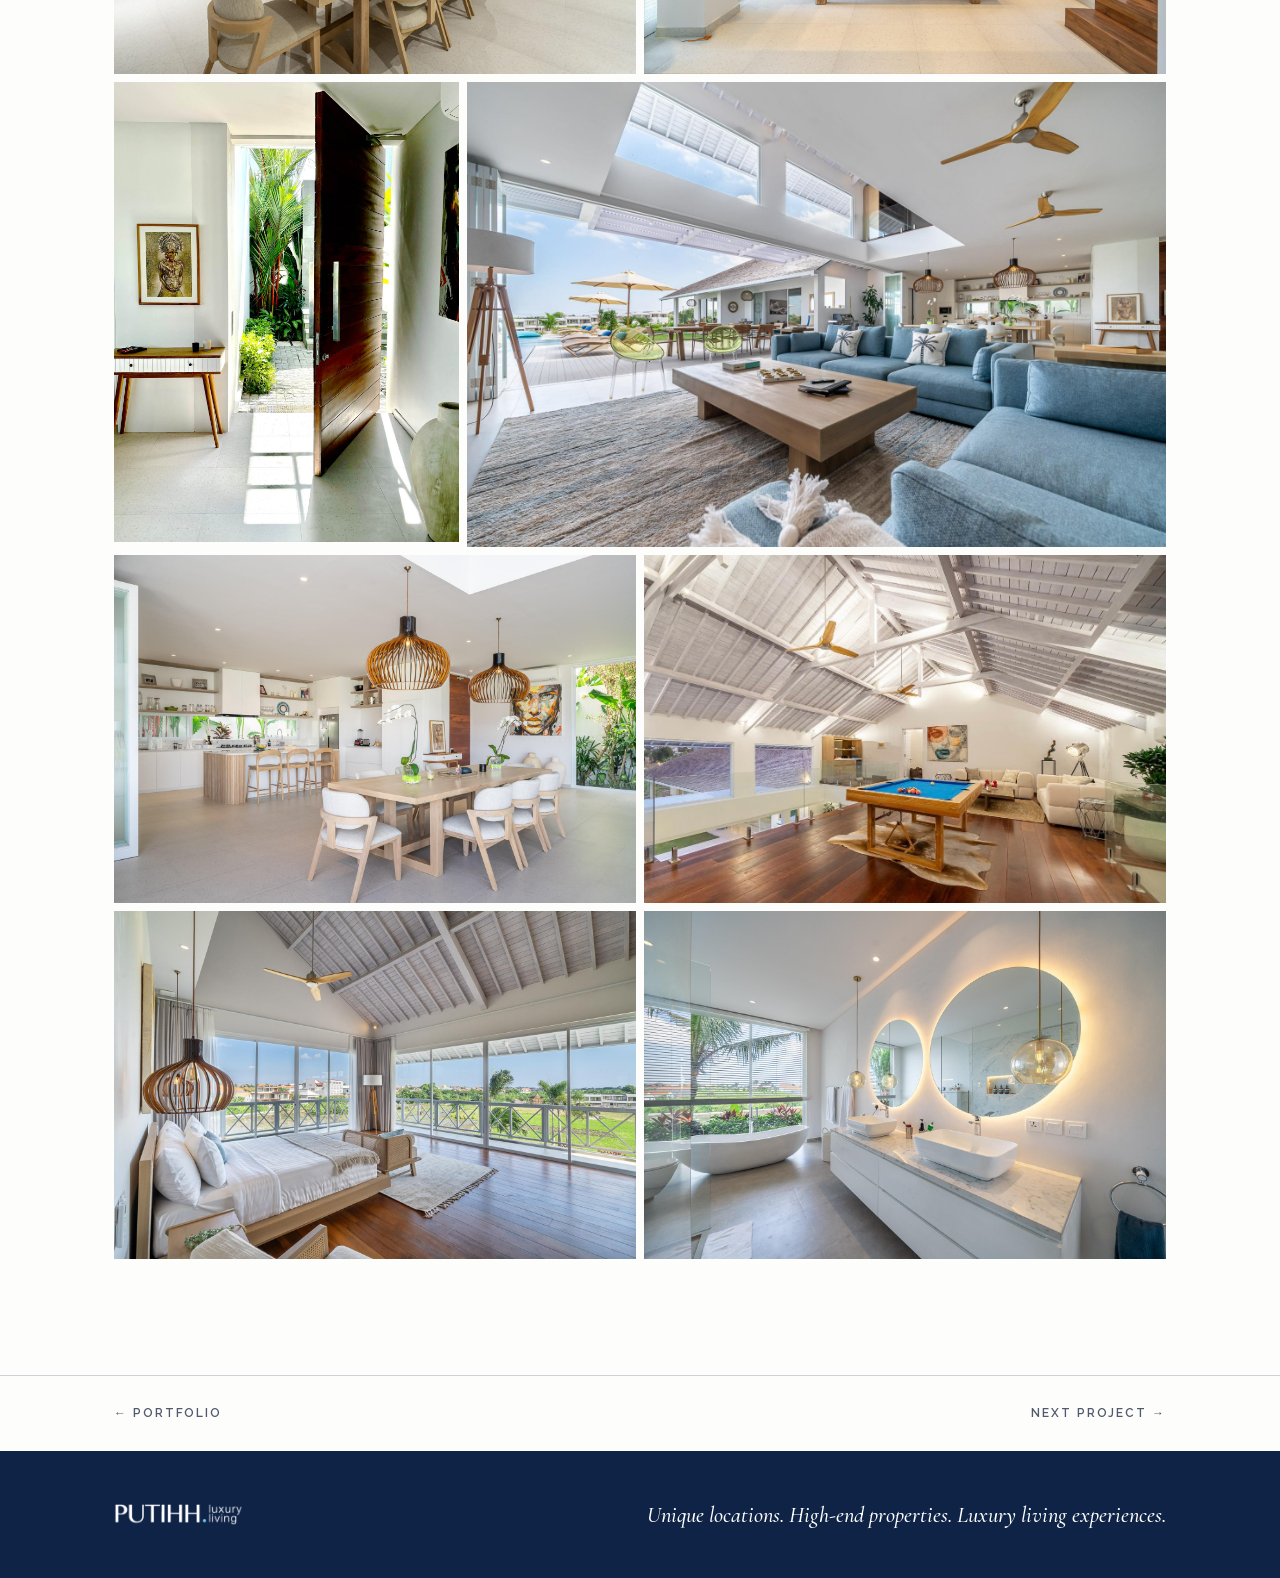
<file: project-villas-ion.html>
<!doctype html>
<html lang="en">
<head>
<meta charset="utf-8">
<meta name="viewport" content="width=device-width, initial-scale=1">
<meta name="robots" content="noindex, nofollow">
<title>The Villas Ion · Putihh Luxury Living</title>
<meta name="description" content="Five residential projects in Bali, from the Zed Capital portfolio.">
<link rel="icon" href="assets/favicon.svg" type="image/svg+xml">
<link rel="icon" href="assets/favicon-32.png" type="image/png" sizes="32x32">
<link rel="apple-touch-icon" href="assets/apple-touch-icon.png">
<meta name="theme-color" content="#0F2347">
<link rel="stylesheet" href="assets/style.css">
</head>
<body>

<header class="hero">
  <div class="hero-media">
    <img class="ion-hero" src="assets/img/ion-cover.jpg" alt="The Villas Ion, Batu Bolong" width="1800" height="1013">
  </div>
  <div class="wrap title-block">
    <a class="back" href="index.html">&larr; Portfolio</a>
    <p class="label">Batu Bolong, Canggu</p>
    <h1>The Villas Ion</h1>
  </div>
</header>

<main>
<!-- S6 project page: paragraph, fact rows, gallery. Draper copy. -->
<section class="villa" data-slot="S6">
  <div class="wrap">
    <div class="body" data-part="paragraph">
      <p>In the heart of Canggu, Bali’s most happening neighbourhood, The Villas Ion pairs luxury living with breathtaking rice field views.</p>
      <p>Its three four-bedroom villas are nestled amid Bali’s culinary gems, a mere seven-minute ride from Batu Bolong Beach, the renowned surfing spot.</p>
    </div>
    <div class="facts" data-part="facts">
      <dl>
        <div class="row"><dt>Location</dt><dd>Batu Bolong, Canggu</dd></div>
        <div class="row"><dt>Land</dt><dd>2,000 sqm</dd></div>
        <div class="row"><dt>Villas</dt><dd>Ena, Dyo and Tria, four bedrooms each</dd></div>
        <div class="row"><dt>Built</dt><dd>Ena 440 sqm<br>Dyo 380 sqm<br>Tria 540 sqm</dd></div>
        <div class="row"><dt>Completed</dt><dd>June 2024</dd></div>
      </dl>
    </div>
  </div>
</section>

<section class="section gallery" data-slot="S6" data-part="gallery" aria-label="Photographs">
  <div class="wrap">
    <div class="mosaic">
      <figure class="w top"><img src="assets/img/ion-g01.jpg" alt="The Villas Ion, aerial view of the villas set among rice fields" width="1800" height="1013" loading="lazy"></figure>
      <figure class="h"><img src="assets/img/ion-g02.jpg" alt="The Villas Ion, the pool and sun loungers looking over the rice fields" width="1620" height="1080" loading="lazy"></figure>
      <figure class="h"><img src="assets/img/ion-g03.jpg" alt="The Villas Ion, covered terrace with lounge and dining area" width="1620" height="1080" loading="lazy"></figure>
      <figure class="w"><img src="assets/img/ion-g04.jpg" alt="The Villas Ion, Dyo, double-height living room" width="1620" height="1080" loading="lazy"></figure>
      <figure class="h"><img src="assets/img/ion-g05.jpg" alt="The Villas Ion, Dyo, dining table beside the indoor garden" width="1620" height="1080" loading="lazy"></figure>
      <figure class="h"><img src="assets/img/ion-g06.jpg" alt="The Villas Ion, Dyo, staircase and console" width="1620" height="1080" loading="lazy"></figure>
      <figure class="p"><img src="assets/img/ion-g07.jpg" alt="The Villas Ion, Tria, entrance with the pivot door" width="1350" height="1800" loading="lazy"></figure>
      <figure class="f"><img src="assets/img/ion-g08.jpg" alt="The Villas Ion, Tria, living room opening to the pool" width="1620" height="1080" loading="lazy"></figure>
      <figure class="h"><img src="assets/img/ion-g09.jpg" alt="The Villas Ion, Tria, dining room and kitchen" width="1620" height="1080" loading="lazy"></figure>
      <figure class="h"><img src="assets/img/ion-g10.jpg" alt="The Villas Ion, Tria, mezzanine lounge with billiard table" width="1189" height="793" loading="lazy"></figure>
      <figure class="h"><img src="assets/img/ion-g11.jpg" alt="The Villas Ion, Tria, bedroom with rice-field views" width="1620" height="1080" loading="lazy"></figure>
      <figure class="h"><img src="assets/img/ion-g12.jpg" alt="The Villas Ion, Tria, bathroom" width="1620" height="1080" loading="lazy"></figure>
    </div>
  </div>
</section>
</main>

<nav class="pn" aria-label="Projects">
  <div class="wrap">
    <a href="index.html">&larr; Portfolio</a>
    <a href="project-umah-di-bali.html">Next project &rarr;</a>
  </div>
</nav>

<!-- S7 footer: sign-off line and copyright. No contact. Draper F1. -->
<footer data-slot="S7">
  <div class="wrap">
    <img class="flogo" src="assets/img/putihh-logo-white.png" alt="Putihh Luxury Living" width="300" height="48">
    <p class="sign"><span>Unique locations.</span> <span>High-end properties.</span> <span>Luxury living experiences.</span></p>
  </div>
</footer>

<script src="assets/lightbox.js"></script>
</body>
</html>
</file>
<file: assets/style.css>
@import url(fonts/fonts.css);
/* Shared by index.html and project.html. Tokens from the Villa Tria page, palette B2 Cycladic. */
:root {
  --bg: #fdfdfc;
  --tint: #f3f5f7;
  --text: #14213a;
  --dark: #0f2347;
  --accent: #0d5eaf;
  --text-soft: #515a6c;
  --rule: #ced1d5;
  --dark-soft: #d7dadf;
  --dark-rule: #485772;
  --serif: "Cormorant Garamond", "Cormorant", Georgia, "Times New Roman", serif;
  --sans: "Raleway", "Helvetica Neue", Helvetica, Arial, sans-serif;
  --gutter: clamp(20px, 5vw, 64px);
  --max: 1180px;
  --section: clamp(56px, 9vw, 120px);
  --fs-body: 1.0625rem;
  --fs-label: 0.75rem;
  --fs-section: clamp(2.6rem, 3vw, 2.75rem); /* intro headline and portfolio heading share this */
}
*, *::before, *::after { box-sizing: border-box; }
html { -webkit-text-size-adjust: 100%; }
body { margin: 0; background: var(--bg); color: var(--text); font: 400 var(--fs-body)/1.65 var(--sans); overflow-x: hidden; }
img { display: block; max-width: 100%; height: auto; }
a { color: inherit; }
h1, h2, h3, p, ul, dl, dd, figure, blockquote { margin: 0; padding: 0; }
ul { list-style: none; }

.wrap { max-width: var(--max); margin: 0 auto; padding: 0 var(--gutter); }
.section { padding: var(--section) 0; }
.label { font-size: var(--fs-label); font-weight: 600; letter-spacing: .18em; text-transform: uppercase; color: var(--text-soft); }
h1, h2 { text-wrap: balance; font-family: var(--serif); font-weight: 500; line-height: 1.08; letter-spacing: -.005em; }
h1 { font-size: clamp(2.6rem, 7vw, 5rem); }
h2 { font-size: clamp(2rem, 4.6vw, 3.1rem); }
.lede { font-size: clamp(1.1rem, 2vw, 1.3rem); color: var(--text-soft); max-width: 34em; text-wrap: pretty; }
h2 + p { margin-top: 24px; }

/* masthead, set over the hero photograph */
.masthead { position: absolute; top: 0; left: 0; right: 0; z-index: 2; padding: clamp(18px, 3vw, 30px) var(--gutter) 0; text-align: center; color: var(--bg); }
.masthead .the { display: block; font: 500 .7rem/1 var(--sans); letter-spacing: .5em; text-indent: .5em; text-transform: uppercase; margin-bottom: 6px; }
.masthead .name { display: block; font: 500 clamp(1.15rem, 3.4vw, 2rem)/1.2 var(--serif); letter-spacing: .1em; text-transform: uppercase; }
.masthead .where { display: block; margin-top: 8px; font: 500 .62rem/1.4 var(--sans); letter-spacing: .4em; text-indent: .4em; text-transform: uppercase; }
.masthead a { text-decoration: none; }

/* hero */
.hero-media { position: relative; }
.hero img { width: 100%; height: min(78svh, 112vw); min-height: 380px; max-height: 760px; object-fit: cover; object-position: 50% 50%; }
.hero-text { padding-top: clamp(28px, 4vw, 48px); padding-bottom: clamp(32px, 5vw, 56px); display: grid; gap: 18px; }
.hero-text h1 { max-width: 15em; }
.hero-text .label { color: var(--accent); }

/* cover: the house photograph with the quote, first screen of home. S1 masthead sits on it. */
.cover { position: relative; display: grid; align-items: center; min-height: 66.67svh; color: var(--bg); background: var(--dark) url(img/quote-house.jpg) 38% 50% / cover no-repeat; }
.cover::before { content: ""; position: absolute; inset: 0; background: linear-gradient(rgba(15,35,71,.8), rgba(15,35,71,.62) 35%, rgba(15,35,71,.66)); }
.cover .wrap { position: relative; width: 100%; padding-top: clamp(40px, 7svh, 72px); padding-bottom: clamp(40px, 7svh, 72px); }
.cover .mark { margin-bottom: clamp(28px, 5.5svh, 56px); text-align: center; }
.cover blockquote { font: italic 500 clamp(1.35rem, 4.4vw, 1.9rem)/1.25 var(--serif); max-width: min(100%, 22em); margin: 0 auto; text-align: center; text-wrap: balance; }
.cover cite { display: block; margin-top: clamp(18px, 3vw, 32px); font-style: normal; }
.cover cite .name { display: block; font: 500 1.35rem/1.1 var(--serif); }
.cover cite .role { display: block; margin-top: 6px; color: var(--dark-soft); }

/* intro: S2 opens it, S3 follows */
.intro { padding-top: clamp(40px, 5vw, 72px); padding-bottom: clamp(40px, 5vw, 72px); } /* equal top and bottom */ /* first section under the cover: tighter so the headline sits in the first screen */
.intro .wrap { display: grid; gap: 28px; }
.intro .kick { color: var(--accent); }
.intro h1 { margin-top: 14px; max-width: 12em; font-size: var(--fs-section); }
.intro .wrap > p { font-size: 1.15rem; line-height: 1.7; max-width: 26em; text-wrap: pretty; }

.tbc { font: 600 .68rem/1 var(--sans); letter-spacing: .08em; text-transform: uppercase; background: #ffe98a; color: var(--text); padding: .3em .5em; border-radius: 2px; white-space: normal; }

/* options page */
.opts .wrap { max-width: 760px; }
.opts h1 { font-size: clamp(2.2rem, 6vw, 3.2rem); }
.opts h2 { font-size: clamp(1.5rem, 3.4vw, 2rem); margin-top: clamp(40px, 6vw, 64px); padding-top: 24px; border-top: 1px solid var(--rule); }
.opts .note { margin-top: 12px; font-size: .95rem; color: var(--text-soft); }
.opts .opt { margin-top: 18px; padding-left: 16px; border-left: 2px solid var(--rule); }
.opts .opt.rec { border-left-color: var(--accent); }
.opts .opt .label { display: block; margin-bottom: 6px; }
.opts .opt.rec .label { color: var(--accent); }
.opts .opt p + p, .opts blockquote { margin-top: 8px; }
.opts blockquote { font-style: italic; color: var(--text-soft); }
.opts ol { padding-left: 1.3em; display: grid; gap: 10px; margin-top: 18px; }
.opts li { padding-left: 4px; }
.copylink { color: var(--dark-soft); text-decoration: underline; text-underline-offset: .2em; }
.grid.even { grid-template-columns: 1fr; grid-auto-rows: auto; }
.grid.even figure { aspect-ratio: 16/10; }
.grid.even figure:first-child { grid-column: auto; grid-row: auto; }
@media (min-width: 760px) { .grid.even { grid-template-columns: 1fr 1fr; grid-auto-rows: auto; } .grid.even figure:first-child { grid-column: auto; grid-row: auto; } }

/* portfolio */
.portfolio { background: var(--tint); }
.portfolio .head { display: grid; gap: 14px; margin-bottom: clamp(32px, 5vw, 56px); }
.portfolio .head h2 { max-width: 14em; font-size: var(--fs-section); }
.cards { display: grid; gap: clamp(20px, 3vw, 32px); }
.card { background: var(--bg); border: 1px solid var(--rule); text-decoration: none; display: grid; grid-template-rows: auto 1fr; }
.card .pic { overflow: hidden; background: var(--tint); }
.card img { width: 100%; aspect-ratio: 16/10; object-fit: cover; transition: transform .5s ease; }
.card:hover img { transform: scale(1.03); }
.card .info { padding: 22px 22px 26px; display: grid; gap: 10px; align-content: start; }
.card h3 { font: 500 clamp(1.7rem, 3vw, 2.1rem)/1.1 var(--serif); }
.card .loc { color: var(--accent); }
.card .desc { font-size: .98rem; color: var(--text-soft); }
.card .status { margin-top: 6px; padding-top: 14px; border-top: 1px solid var(--rule); }
.card:focus-visible, .back:focus-visible, .pn a:focus-visible { outline: 3px solid var(--accent); outline-offset: 3px; }

/* project page */
.title-block { padding-top: clamp(28px, 4vw, 48px); padding-bottom: clamp(32px, 5vw, 56px); display: grid; gap: 14px; }
.title-block .label { color: var(--accent); }
.title-block .status { color: var(--text-soft); }
.villa .wrap { display: grid; gap: clamp(32px, 5vw, 56px); }
.villa .body { display: grid; gap: 20px; }
.villa .body p { font-size: clamp(1.1rem, 2vw, 1.25rem); max-width: 36em; }
.villa { padding: clamp(8px, 2vw, 24px) 0 var(--section); }
.facts { background: var(--tint); padding: 12px clamp(18px, 3vw, 32px); }
.facts dl { border-top: 1px solid var(--rule); }
.facts .row { display: grid; grid-template-columns: 7.2em 1fr; gap: 14px; padding: 14px 0; border-bottom: 1px solid var(--rule); }
.facts dt { font-size: var(--fs-label); font-weight: 600; letter-spacing: .16em; text-transform: uppercase; color: var(--text-soft); padding-top: .35em; }
.facts dd { font-weight: 500; }
.gallery { padding-top: 0; padding-bottom: var(--section); }
.grid { display: grid; grid-template-columns: repeat(2, 1fr); gap: 8px; grid-auto-rows: 42vw; }
.grid figure { overflow: hidden; background: var(--tint); }
.grid figure:first-child { grid-column: span 2; }
.grid img { width: 100%; height: 100%; object-fit: cover; }
.pn { border-top: 1px solid var(--rule); }
.pn .wrap { display: flex; justify-content: space-between; gap: 20px; padding-top: 28px; padding-bottom: 28px; }
.pn a, .back { text-decoration: none; font-size: var(--fs-label); font-weight: 600; letter-spacing: .16em; text-transform: uppercase; color: var(--text-soft); }
.pn a:hover { color: var(--accent); }
.back { justify-self: start; margin-bottom: 8px; }

/* footer */
footer { background: var(--dark); color: var(--bg); padding: clamp(40px, 6vw, 64px) 0; }
footer .wrap { display: grid; grid-template-areas: "logo" "sign"; gap: 18px; }
footer .flogo { grid-area: logo; }
footer .sign { grid-area: sign; }
footer .sign { font: italic 500 clamp(1.1rem, 2.2vw, 1.4rem)/1.3 var(--serif); }

@media (min-width: 760px) {
  .cards { grid-template-columns: 1fr 1fr; }
  .intro .wrap { grid-template-columns: 1fr 1.1fr; gap: 72px; align-items: start; }
  .villa .wrap { grid-template-columns: 1.5fr 1fr; align-items: start; gap: 72px; }
  .grid { grid-template-columns: repeat(4, 1fr); grid-auto-rows: 17vw; }
  .grid figure:first-child { grid-column: span 2; grid-row: span 2; }
}
@media (min-width: 1200px) { .grid { grid-auto-rows: 200px; } }
@media (prefers-reduced-motion: reduce) { .card img { transition: none; } }
@media print { .hero-media::before { display: none; } }
.opts .plain { text-decoration: none; }
.opts h1 { margin-top: 16px; }
@media (min-width: 760px) { .grid.even3 figure:first-child { grid-column: span 2; aspect-ratio: 21/9; } }
.cover .logo { width: clamp(180px, 18vw, 250px); height: auto; margin: 0 auto; }
@media (min-width: 1024px) { .cover blockquote { font-size: clamp(1.6rem, 2.2vw, 1.9rem); } }
footer .sign span { display: inline-block; }

/* five cards: full-width rows on desktop, image and text alternating sides; single column on phone */
@media (min-width: 760px) {
  .cards { grid-template-columns: 1fr; gap: clamp(32px, 4vw, 56px); }
  .card { grid-template-columns: 1.6fr 1fr; grid-template-rows: auto; }
  .card:nth-child(even) { grid-template-columns: 1fr 1.6fr; }
  .card:nth-child(even) .pic { order: 2; }
  .card .info { align-content: center; padding: clamp(24px, 4vw, 56px); gap: 14px; }
  .card h3 { font-size: clamp(1.9rem, 3.2vw, 2.75rem); }
  .card .desc { font-size: 1.05rem; max-width: 22em; }
}
/* intro: two paragraphs in one column, centred against the headline block */
.intro .text { display: grid; gap: 1.1em; }
.intro .text p { font-size: 1.15rem; line-height: 1.7; max-width: 26em; text-wrap: pretty; }

/* wide gallery images, stacked, same 2:1 ratio */
.grid.stack { grid-template-columns: 1fr; grid-auto-rows: auto; }
.grid.stack figure, .grid.stack figure:first-child { grid-column: auto; grid-row: auto; aspect-ratio: 2/1; }

/* lightbox (assets/lightbox.js), project pages */
.lb-trigger { cursor: zoom-in; }
.lb-trigger:focus-visible { outline: 3px solid var(--accent); outline-offset: -3px; }
html.lb-open { overflow: hidden; }
.lb { position: fixed; inset: 0; z-index: 100; display: grid; place-items: center; background: rgba(15, 35, 71, .97); }
.lb[hidden] { display: none; }
.lb-img { max-width: 92vw; max-height: 88vh; width: auto; height: auto; object-fit: contain; }
.lb-btn { position: absolute; display: grid; place-items: center; width: 48px; height: 48px; padding: 0; border: 0; background: none; color: var(--bg); font: 300 2.4rem/1 var(--sans); cursor: pointer; }
.lb-btn:hover { color: var(--dark-soft); }
.lb-btn:focus-visible { outline: 2px solid var(--bg); outline-offset: -4px; }
.lb-close { top: 12px; right: 12px; font-size: 2.2rem; }
.lb-prev, .lb-next { top: 50%; transform: translateY(-50%); }
.lb-prev { left: 8px; }
.lb-next { right: 8px; }

/* mosaic gallery (Villas Ion): w full width, h half, p portrait + f its landscape partner at equal height. Crops on display only. */
.mosaic { display: grid; grid-template-columns: 1fr; gap: 8px; }
.mosaic figure { overflow: hidden; background: var(--tint); aspect-ratio: 3/2; }
.mosaic figure.p { aspect-ratio: 3/4; }
.mosaic img { width: 100%; height: 100%; object-fit: cover; }
@media (min-width: 760px) {
  .mosaic { grid-template-columns: repeat(6, 1fr); }
  .mosaic .w { grid-column: span 6; aspect-ratio: 2/1; }
  .mosaic .h { grid-column: span 3; }
  .mosaic .p { grid-column: span 2; }
  .mosaic .f { grid-column: span 4; aspect-ratio: auto; }
}
.mosaic .top img { object-position: 50% 0; }
.hero img.ion-hero { object-position: 55% 12%; }
footer .flogo { width: clamp(110px, 10vw, 136px); height: auto; margin-bottom: 14px; }

/* footer, desktop: logo left, tagline right, centred against each other */
@media (min-width: 768px) {
  footer { padding: clamp(36px, 3.8vw, 52px) 0; }
  footer .wrap { grid-template-columns: 1fr auto; grid-template-areas: "logo sign"; column-gap: 40px; align-items: center; }
  footer .flogo { margin-bottom: 0; }
  footer .sign { text-align: right; }
}

/* portfolio, desktop: the break after the intro is one deliberate gap, not two stacked paddings */
@media (min-width: 1024px) { .portfolio { padding-top: 40px; } }

/* phone: lift the logo clear of the roofline, quote block unchanged (padding comes off the top, goes onto the logo-to-quote gap) */
@media (max-width: 767.98px) {
  .cover .wrap { padding-top: calc(clamp(40px, 7svh, 72px) - 3.6svh); }
  .cover .mark { margin-bottom: calc(clamp(28px, 5.5svh, 56px) + 3.6svh); }
}
</file>
